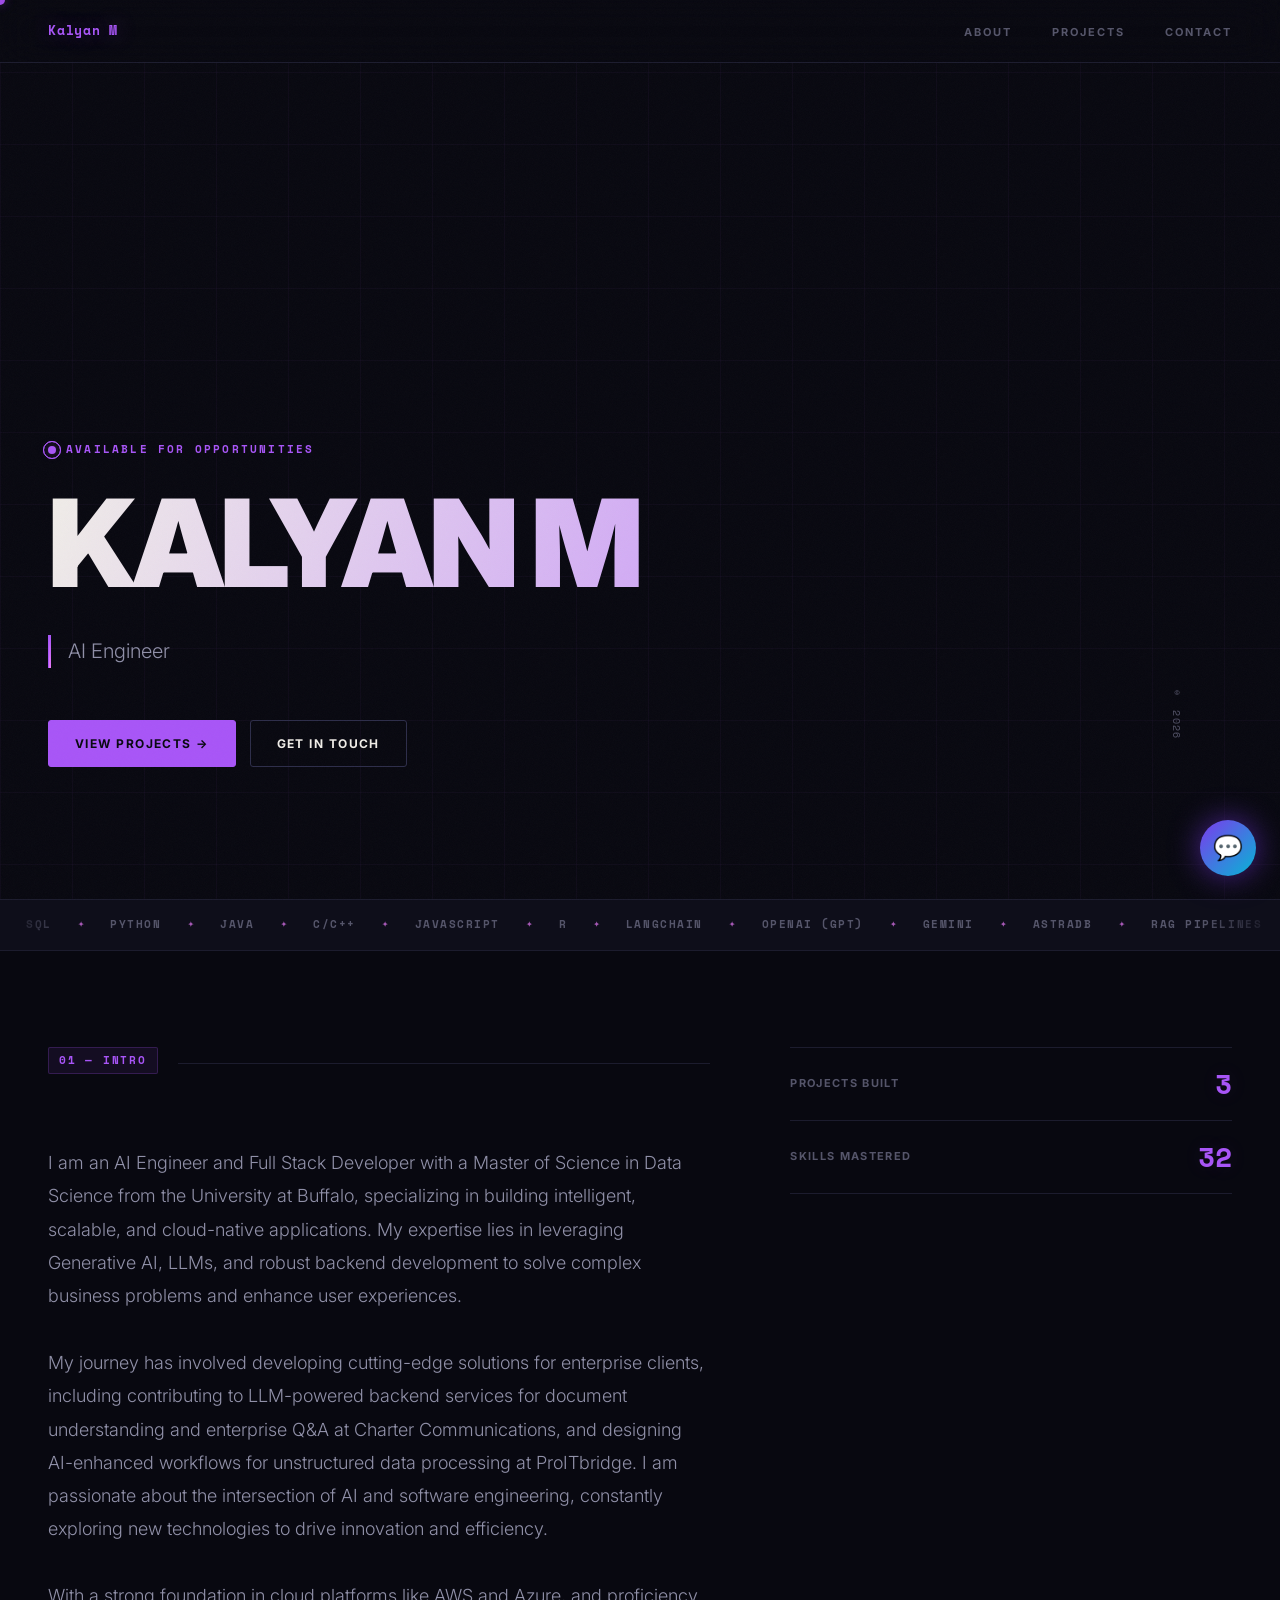
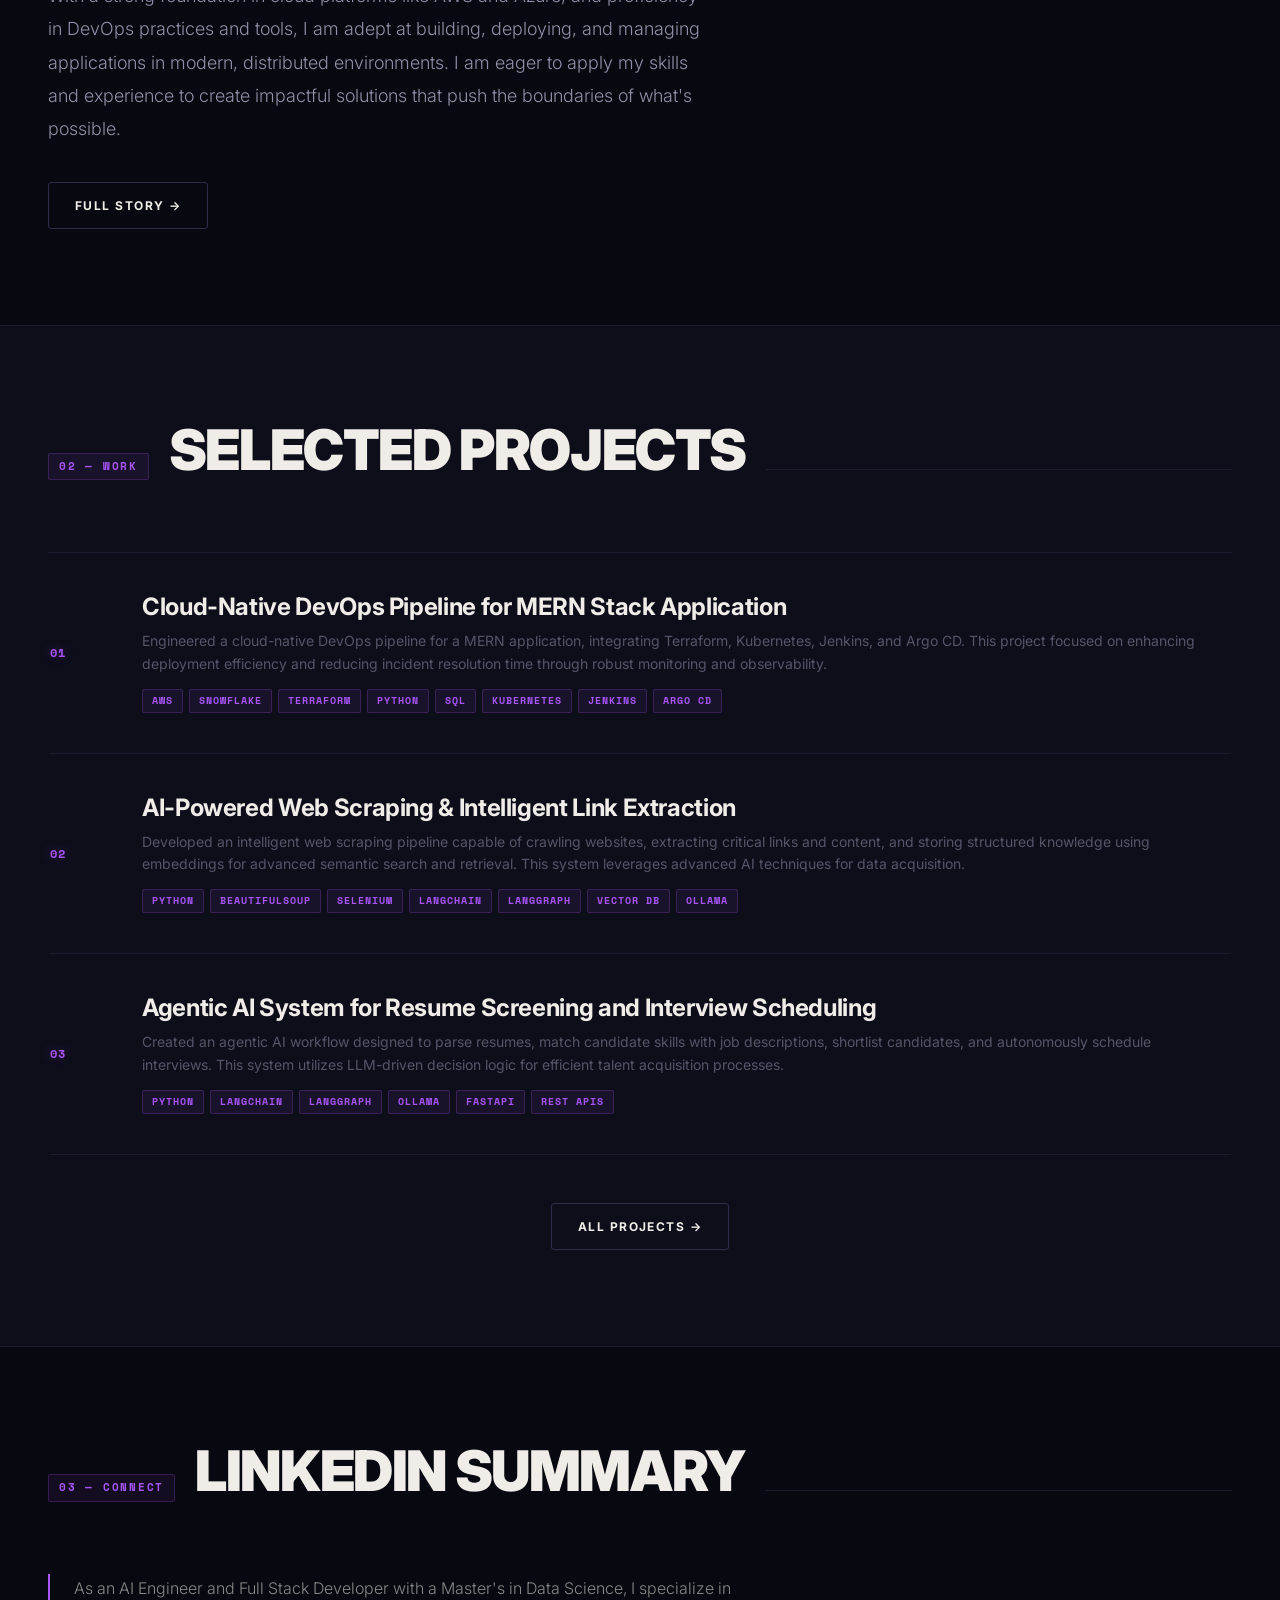
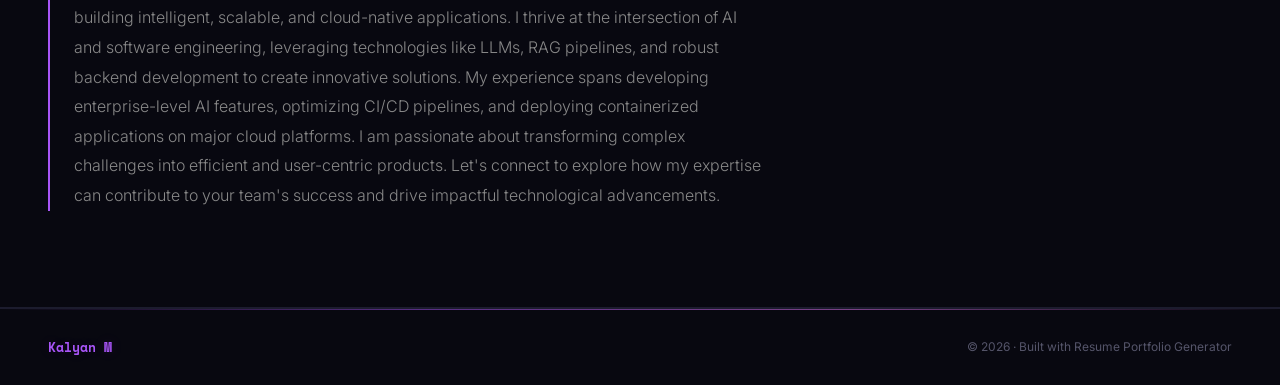
<file: index.html>
<!DOCTYPE html>
<html lang="en">
<head>
  <meta charset="UTF-8">
  <meta name="viewport" content="width=device-width, initial-scale=1.0">
  <title>Kalyan M — Portfolio</title>
  <meta name="description" content="AI Engineer | Full Stack Developer | Cloud & DevOps">
  <link rel="preconnect" href="https://fonts.googleapis.com">
  <link href="https://fonts.googleapis.com/css2?family=Inter:ital,wght@0,300;0,400;0,700;0,900;1,300&family=Space+Mono:wght@400;700&display=swap" rel="stylesheet">
  <link rel="stylesheet" href="assets/style.css">
</head>
<body>

<div id="cursor"></div>

<nav class="site-nav">
  <a href="index.html" class="nav-logo">Kalyan M</a>
  <ul class="nav-links">
    <li><a href="about.html">About</a></li>
    <li><a href="projects.html">Projects</a></li>
    <li><a href="contact.html">Contact</a></li>
  </ul>
</nav>

<!-- ── Hero ─────────────────────────────────── -->
<section class="hero">
  <div class="hero-grid"></div>
  <div class="hero-enter">
    <p class="hero-eyebrow"><span class="hero-dot"></span>Available for opportunities</p>
    <h1 class="hero-name">Kalyan M</h1>
    <p class="hero-tagline">AI Engineer | Full Stack Developer | Cloud & DevOps</p>
    <div class="hero-actions">
      <a href="projects.html" class="btn btn-primary">View Projects →</a>
      <a href="contact.html" class="btn btn-ghost">Get in Touch</a>
    </div>
  </div>
  <span class="hero-corner">© 2026</span>
</section>

<!-- ── Skills marquee ───────────────────────── -->
<div class="marquee-wrap">
  <div class="marquee-track"><span class="marquee-item">SQL</span><span class="marquee-sep">✦</span><span class="marquee-item">Python</span><span class="marquee-sep">✦</span><span class="marquee-item">Java</span><span class="marquee-sep">✦</span><span class="marquee-item">C/C++</span><span class="marquee-sep">✦</span><span class="marquee-item">JavaScript</span><span class="marquee-sep">✦</span><span class="marquee-item">R</span><span class="marquee-sep">✦</span><span class="marquee-item">LangChain</span><span class="marquee-sep">✦</span><span class="marquee-item">OpenAI (GPT)</span><span class="marquee-sep">✦</span><span class="marquee-item">Gemini</span><span class="marquee-sep">✦</span><span class="marquee-item">AstraDB</span><span class="marquee-sep">✦</span><span class="marquee-item">RAG Pipelines</span><span class="marquee-sep">✦</span><span class="marquee-item">Prompt Engineering</span><span class="marquee-sep">✦</span><span class="marquee-item">Reactjs</span><span class="marquee-sep">✦</span><span class="marquee-item">Figma</span><span class="marquee-sep">✦</span><span class="marquee-item">Flask</span><span class="marquee-sep">✦</span><span class="marquee-item">Azure DevOps</span><span class="marquee-sep">✦</span><span class="marquee-item">REST APIs</span><span class="marquee-sep">✦</span><span class="marquee-item">MongoDB</span><span class="marquee-sep">✦</span><span class="marquee-item">PostgreSQL</span><span class="marquee-sep">✦</span><span class="marquee-item">MySQL</span><span class="marquee-sep">✦</span><span class="marquee-item">ADLS Gen2</span><span class="marquee-sep">✦</span><span class="marquee-item">Azure Databricks</span><span class="marquee-sep">✦</span><span class="marquee-item">RabbitMQ</span><span class="marquee-sep">✦</span><span class="marquee-item">GridFS</span><span class="marquee-sep">✦</span><span class="marquee-item">AWS</span><span class="marquee-sep">✦</span><span class="marquee-item">Azure</span><span class="marquee-sep">✦</span><span class="marquee-item">Docker</span><span class="marquee-sep">✦</span><span class="marquee-item">Kubernetes</span><span class="marquee-sep">✦</span><span class="marquee-item">Terraform</span><span class="marquee-sep">✦</span><span class="marquee-item">Jenkins</span><span class="marquee-sep">✦</span><span class="marquee-item">GitHub Actions</span><span class="marquee-sep">✦</span><span class="marquee-item">Argo CD</span><span class="marquee-sep">✦</span><span class="marquee-item">Gitlab</span><span class="marquee-sep">✦</span><span class="marquee-item">SQL</span><span class="marquee-sep">✦</span><span class="marquee-item">Python</span><span class="marquee-sep">✦</span><span class="marquee-item">Java</span><span class="marquee-sep">✦</span><span class="marquee-item">C/C++</span><span class="marquee-sep">✦</span><span class="marquee-item">JavaScript</span><span class="marquee-sep">✦</span><span class="marquee-item">R</span><span class="marquee-sep">✦</span><span class="marquee-item">LangChain</span><span class="marquee-sep">✦</span><span class="marquee-item">OpenAI (GPT)</span><span class="marquee-sep">✦</span><span class="marquee-item">Gemini</span><span class="marquee-sep">✦</span><span class="marquee-item">AstraDB</span><span class="marquee-sep">✦</span><span class="marquee-item">RAG Pipelines</span><span class="marquee-sep">✦</span><span class="marquee-item">Prompt Engineering</span><span class="marquee-sep">✦</span><span class="marquee-item">Reactjs</span><span class="marquee-sep">✦</span><span class="marquee-item">Figma</span><span class="marquee-sep">✦</span><span class="marquee-item">Flask</span><span class="marquee-sep">✦</span><span class="marquee-item">Azure DevOps</span><span class="marquee-sep">✦</span><span class="marquee-item">REST APIs</span><span class="marquee-sep">✦</span><span class="marquee-item">MongoDB</span><span class="marquee-sep">✦</span><span class="marquee-item">PostgreSQL</span><span class="marquee-sep">✦</span><span class="marquee-item">MySQL</span><span class="marquee-sep">✦</span><span class="marquee-item">ADLS Gen2</span><span class="marquee-sep">✦</span><span class="marquee-item">Azure Databricks</span><span class="marquee-sep">✦</span><span class="marquee-item">RabbitMQ</span><span class="marquee-sep">✦</span><span class="marquee-item">GridFS</span><span class="marquee-sep">✦</span><span class="marquee-item">AWS</span><span class="marquee-sep">✦</span><span class="marquee-item">Azure</span><span class="marquee-sep">✦</span><span class="marquee-item">Docker</span><span class="marquee-sep">✦</span><span class="marquee-item">Kubernetes</span><span class="marquee-sep">✦</span><span class="marquee-item">Terraform</span><span class="marquee-sep">✦</span><span class="marquee-item">Jenkins</span><span class="marquee-sep">✦</span><span class="marquee-item">GitHub Actions</span><span class="marquee-sep">✦</span><span class="marquee-item">Argo CD</span><span class="marquee-sep">✦</span><span class="marquee-item">Gitlab</span><span class="marquee-sep">✦</span></div>
</div>

<!-- ── Intro + stats ────────────────────────── -->
<section class="section">
  <div class="about-grid">
    <div>
      <div class="section-header reveal">
        <span class="section-num">01 — INTRO</span>
        <div class="section-rule"></div>
      </div>
      <p class="about-body reveal">I am an AI Engineer and Full Stack Developer with a Master of Science in Data Science from the University at Buffalo, specializing in building intelligent, scalable, and cloud-native applications. My expertise lies in leveraging Generative AI, LLMs, and robust backend development to solve complex business problems and enhance user experiences.<br><br>My journey has involved developing cutting-edge solutions for enterprise clients, including contributing to LLM-powered backend services for document understanding and enterprise Q&A at Charter Communications, and designing AI-enhanced workflows for unstructured data processing at ProITbridge. I am passionate about the intersection of AI and software engineering, constantly exploring new technologies to drive innovation and efficiency.<br><br>With a strong foundation in cloud platforms like AWS and Azure, and proficiency in DevOps practices and tools, I am adept at building, deploying, and managing applications in modern, distributed environments. I am eager to apply my skills and experience to create impactful solutions that push the boundaries of what's possible.</p>
      <a href="about.html" class="btn btn-ghost reveal" style="margin-top:36px;display:inline-flex;">Full Story →</a>
    </div>
    <div class="stat-list reveal">
      <div class="stat-row">
        <span class="stat-label">Projects Built</span>
        <span class="stat-value">3</span>
      </div>
      <div class="stat-row">
        <span class="stat-label">Skills Mastered</span>
        <span class="stat-value">33</span>
      </div>
    </div>
  </div>
</section>

<!-- ── Featured projects ─────────────────────── -->
<section class="section section-alt">
  <div class="section-header reveal">
    <span class="section-num">02 — WORK</span>
    <h2 class="section-title">Selected Projects</h2>
    <div class="section-rule"></div>
  </div>
  <div class="project-list">
    
        <div class="project-item reveal">
          <span class="project-num">01</span>
          <div class="project-info">
            <h3 class="project-title">Cloud-Native DevOps Pipeline for MERN Stack Application</h3>
            <p class="project-desc">Engineered a cloud-native DevOps pipeline for a MERN application, integrating Terraform, Kubernetes, Jenkins, and Argo CD. This project focused on enhancing deployment efficiency and reducing incident resolution time through robust monitoring and observability.</p>
            <div class="tech-list"><span class="tech-tag">AWS</span><span class="tech-tag">Snowflake</span><span class="tech-tag">Terraform</span><span class="tech-tag">Python</span><span class="tech-tag">SQL</span><span class="tech-tag">Kubernetes</span><span class="tech-tag">Jenkins</span><span class="tech-tag">Argo CD</span></div>
          </div>
          <span></span>
        </div>

        <div class="project-item reveal">
          <span class="project-num">02</span>
          <div class="project-info">
            <h3 class="project-title">AI-Powered Web Scraping & Intelligent Link Extraction</h3>
            <p class="project-desc">Developed an intelligent web scraping pipeline capable of crawling websites, extracting critical links and content, and storing structured knowledge using embeddings for advanced semantic search and retrieval. This system leverages advanced AI techniques for data acquisition.</p>
            <div class="tech-list"><span class="tech-tag">Python</span><span class="tech-tag">BeautifulSoup</span><span class="tech-tag">Selenium</span><span class="tech-tag">LangChain</span><span class="tech-tag">LangGraph</span><span class="tech-tag">Vector DB</span><span class="tech-tag">Ollama</span></div>
          </div>
          <span></span>
        </div>

        <div class="project-item reveal">
          <span class="project-num">03</span>
          <div class="project-info">
            <h3 class="project-title">Agentic AI System for Resume Screening and Interview Scheduling</h3>
            <p class="project-desc">Created an agentic AI workflow designed to parse resumes, match candidate skills with job descriptions, shortlist candidates, and autonomously schedule interviews. This system utilizes LLM-driven decision logic for efficient talent acquisition processes.</p>
            <div class="tech-list"><span class="tech-tag">Python</span><span class="tech-tag">LangChain</span><span class="tech-tag">LangGraph</span><span class="tech-tag">Ollama</span><span class="tech-tag">FastAPI</span><span class="tech-tag">REST APIs</span></div>
          </div>
          <span></span>
        </div>
  </div>
  <div style="margin-top:48px;text-align:center;" class="reveal">
    <a href="projects.html" class="btn btn-ghost">All Projects →</a>
  </div>
</section>

<!-- ── LinkedIn ───────────────────────────────── -->
<section class="section">
  <div class="section-header reveal">
    <span class="section-num">03 — CONNECT</span>
    <h2 class="section-title">LinkedIn Summary</h2>
    <div class="section-rule"></div>
  </div>
  <div class="reveal" style="max-width:720px;font-size:16px;font-weight:300;line-height:1.85;color:#888;border-left:2px solid var(--accent);padding-left:24px;">
    As an AI Engineer and Full Stack Developer with a Master's in Data Science, I specialize in building intelligent, scalable, and cloud-native applications. I thrive at the intersection of AI and software engineering, leveraging technologies like LLMs, RAG pipelines, and robust backend development to create innovative solutions. My experience spans developing enterprise-level AI features, optimizing CI/CD pipelines, and deploying containerized applications on major cloud platforms.

I am passionate about transforming complex challenges into efficient and user-centric products. Let's connect to explore how my expertise can contribute to your team's success and drive impactful technological advancements.
  </div>
</section>

<footer>
  <span class="footer-name">Kalyan M</span>
  <span class="footer-copy">© 2026 · Built with Resume Portfolio Generator</span>
</footer>

<script src="assets/script.js"></script>
<script>
window.GEMINI_KEY = "AIzaSyDvXLYUkBC_azEj-3mGD4zgvHCfI0la13k";
window.PORTFOLIO_DATA = {"name": "Kalyan M", "tagline": "AI Engineer | Full Stack Developer | Cloud & DevOps", "about": "I am an AI Engineer and Full Stack Developer with a Master of Science in Data Science from the University at Buffalo, specializing in building intelligent, scalable, and cloud-native applications. My expertise lies in leveraging Generative AI, LLMs, and robust backend development to solve complex business problems and enhance user experiences.\n\nMy journey has involved developing cutting-edge solutions for enterprise clients, including contributing to LLM-powered backend services for document understanding and enterprise Q&A at Charter Communications, and designing AI-enhanced workflows for unstructured data processing at ProITbridge. I am passionate about the intersection of AI and software engineering, constantly exploring new technologies to drive innovation and efficiency.\n\nWith a strong foundation in cloud platforms like AWS and Azure, and proficiency in DevOps practices and tools, I am adept at building, deploying, and managing applications in modern, distributed environments. I am eager to apply my skills and experience to create impactful solutions that push the boundaries of what's possible.", "skills": ["SQL", "Python", "Java", "C/C++", "JavaScript", "R", "LangChain", "OpenAI (GPT)", "Gemini", "AstraDB", "RAG Pipelines", "Prompt Engineering", "Reactjs", "Figma", "Flask", "Azure DevOps", "REST APIs", "MongoDB", "PostgreSQL", "MySQL", "ADLS Gen2", "Azure Databricks", "RabbitMQ", "GridFS", "AWS", "Azure", "Docker", "Kubernetes", "Terraform", "Jenkins", "GitHub Actions", "Argo CD", "Gitlab"], "projects": [{"title": "Cloud-Native DevOps Pipeline for MERN Stack Application", "description": "Engineered a cloud-native DevOps pipeline for a MERN application, integrating Terraform, Kubernetes, Jenkins, and Argo CD. This project focused on enhancing deployment efficiency and reducing incident resolution time through robust monitoring and observability.", "tech": ["AWS", "Snowflake", "Terraform", "Python", "SQL", "Kubernetes", "Jenkins", "Argo CD"], "url": ""}, {"title": "AI-Powered Web Scraping & Intelligent Link Extraction", "description": "Developed an intelligent web scraping pipeline capable of crawling websites, extracting critical links and content, and storing structured knowledge using embeddings for advanced semantic search and retrieval. This system leverages advanced AI techniques for data acquisition.", "tech": ["Python", "BeautifulSoup", "Selenium", "LangChain", "LangGraph", "Vector DB", "Ollama"], "url": ""}, {"title": "Agentic AI System for Resume Screening and Interview Scheduling", "description": "Created an agentic AI workflow designed to parse resumes, match candidate skills with job descriptions, shortlist candidates, and autonomously schedule interviews. This system utilizes LLM-driven decision logic for efficient talent acquisition processes.", "tech": ["Python", "LangChain", "LangGraph", "Ollama", "FastAPI", "REST APIs"], "url": ""}], "experience": [{"company": "Charter Communications", "role": "AI Engineer & Full Stack Developer", "dates": "April 2025 – Present", "bullets": ["Contributed to Spectrum GPT by building LLM-powered backend services using OpenAI, LangChain, and RAG pipelines, enabling advanced document understanding and enterprise Q&A capabilities.", "Developed and enhanced Java and Python microservices, significantly improving CI/CD pipelines, monitoring, and deployment strategies through Jenkins, GitHub Actions, and cloud-native practices."]}, {"company": "ProITbridge", "role": "Software Engineer Intern", "dates": "June 2024 – Dec 2024", "bullets": ["Designed and implemented AI-enhanced backend workflows using Python, LLMs, and vector search to process unstructured data, leading to improved analytics and searchability.", "Built scalable backend services utilizing Flask, MongoDB, and RabbitMQ, and deployed containerized applications efficiently using Docker and Kubernetes."]}, {"company": "Cognizant Technology Solutions", "role": "Full Stack Software Engineer", "dates": "Aug 2021 – Aug 2023", "bullets": ["Developed full-stack applications with React, Spring Boot, PostgreSQL, and RabbitMQ, resulting in enhanced performance, reliability, and system scalability.", "Implemented secure OAuth2 APIs and streamlined deployments using Docker, Kubernetes, Grafana, and Prometheus, leading to improved test coverage and deployment efficiency."]}, {"company": "Cognizant Technology Solutions", "role": "Software Engineer Intern", "dates": "March 2021 – Jun 2021", "bullets": ["Developed responsive frontend features using Angular, React, JavaScript, and TypeScript, improving UI performance and reducing load times.", "Supported CI/CD pipelines and containerized deployments using Docker, which streamlined development workflows and increased deployment speed."]}], "readme_md": "# Kalyan M\n\n## About Me\n\nI am an AI Engineer and Full Stack Developer with a Master of Science in Data Science from the University at Buffalo, specializing in building intelligent, scalable, and cloud-native applications. My expertise lies in leveraging Generative AI, LLMs, and robust backend development to solve complex business problems and enhance user experiences.\n\nMy journey has involved developing cutting-edge solutions for enterprise clients, including contributing to LLM-powered backend services for document understanding and enterprise Q&A at Charter Communications, and designing AI-enhanced workflows for unstructured data processing at ProITbridge. I am passionate about the intersection of AI and software engineering, constantly exploring new technologies to drive innovation and efficiency.\n\nWith a strong foundation in cloud platforms like AWS and Azure, and proficiency in DevOps practices and tools, I am adept at building, deploying, and managing applications in modern, distributed environments. I am eager to apply my skills and experience to create impactful solutions that push the boundaries of what's possible.\n\n## Skills\n\n*   **Programming Languages:** SQL, Python, Java, C/C++, JavaScript, R\n*   **AI & GenAI:** LangChain, OpenAI (GPT), Gemini, AstraDB (Vector DB), RAG Pipelines, Prompt Engineering\n*   **Tools & Frameworks:** Reactjs, Figma, Flask, Azure DevOps, REST APIs\n*   **Databases & Messaging:** MongoDB, PostgreSQL, MySQL, ADLS Gen2, Azure Databricks, RabbitMQ, GridFS\n*   **Cloud & DevOps:** AWS, Azure, Docker, Kubernetes, Terraform, Jenkins, GitHub Actions, Argo CD, Gitlab\n*   **Certifications:** AWS Developer Associate, Azure Data Engineer Associate\n\n## Projects\n\n### Cloud-Native DevOps Pipeline for MERN Stack Application\n\nEngineered a cloud-native DevOps pipeline for a MERN application, integrating Terraform, Kubernetes, Jenkins, and Argo CD. This project focused on enhancing deployment efficiency and reducing incident resolution time through robust monitoring and observability.\n\n*   **Technologies:** AWS, Snowflake, Terraform, Python, SQL, Kubernetes, Jenkins, Argo CD\n\n### AI-Powered Web Scraping & Intelligent Link Extraction\n\nDeveloped an intelligent web scraping pipeline capable of crawling websites, extracting critical links and content, and storing structured knowledge using embeddings for advanced semantic search and retrieval. This system leverages advanced AI techniques for data acquisition.\n\n*   **Technologies:** Python, BeautifulSoup, Selenium, LangChain, LangGraph, Vector DB, Ollama\n\n### Agentic AI System for Resume Screening and Interview Scheduling\n\nCreated an agentic AI workflow designed to parse resumes, match candidate skills with job descriptions, shortlist candidates, and autonomously schedule interviews. This system utilizes LLM-driven decision logic for efficient talent acquisition processes.\n\n*   **Technologies:** Python, LangChain, LangGraph, Ollama, FastAPI, REST APIs\n\n## Experience\n\n### AI Engineer & Full Stack Developer | Charter Communications | April 2025 – Present\n\n*   Contributed to Spectrum GPT by building LLM-powered backend services using OpenAI, LangChain, and RAG pipelines, enabling advanced document understanding and enterprise Q&A capabilities.\n*   Developed and enhanced Java and Python microservices, significantly improving CI/CD pipelines, monitoring, and deployment strategies through Jenkins, GitHub Actions, and cloud-native practices.\n\n### Software Engineer Intern | ProITbridge | June 2024 – Dec 2024\n\n*   Designed and implemented AI-enhanced backend workflows using Python, LLMs, and vector search to process unstructured data, leading to improved analytics and searchability.\n*   Built scalable backend services utilizing Flask, MongoDB, and RabbitMQ, and deployed containerized applications efficiently using Docker and Kubernetes.\n\n### Full Stack Software Engineer | Cognizant Technology Solutions | Aug 2021 – Aug 2023\n\n*   Developed full-stack applications with React, Spring Boot, PostgreSQL, and RabbitMQ, resulting in enhanced performance, reliability, and system scalability.\n*   Implemented secure OAuth2 APIs and streamlined deployments using Docker, Kubernetes, Grafana, and Prometheus, leading to improved test coverage and deployment efficiency.\n\n### Software Engineer Intern | Cognizant Technology Solutions | March 2021 – Jun 2021\n\n*   Developed responsive frontend features using Angular, React, JavaScript, and TypeScript, improving UI performance and reducing load times.\n*   Supported CI/CD pipelines and containerized deployments using Docker, which streamlined development workflows and increased deployment speed.\n\n## Contact\n\n*   **Email:** kmomidi21@gmail.com\n*   **LinkedIn:** [Your LinkedIn Profile URL Here]\n", "linkedin_summary": "As an AI Engineer and Full Stack Developer with a Master's in Data Science, I specialize in building intelligent, scalable, and cloud-native applications. I thrive at the intersection of AI and software engineering, leveraging technologies like LLMs, RAG pipelines, and robust backend development to create innovative solutions. My experience spans developing enterprise-level AI features, optimizing CI/CD pipelines, and deploying containerized applications on major cloud platforms.\n\nI am passionate about transforming complex challenges into efficient and user-centric products. Let's connect to explore how my expertise can contribute to your team's success and drive impactful technological advancements.", "email": "kmomidi21@gmail.com"};
</script>
<script src="assets/chatbot.js"></script>
</body>
</html>
</file>
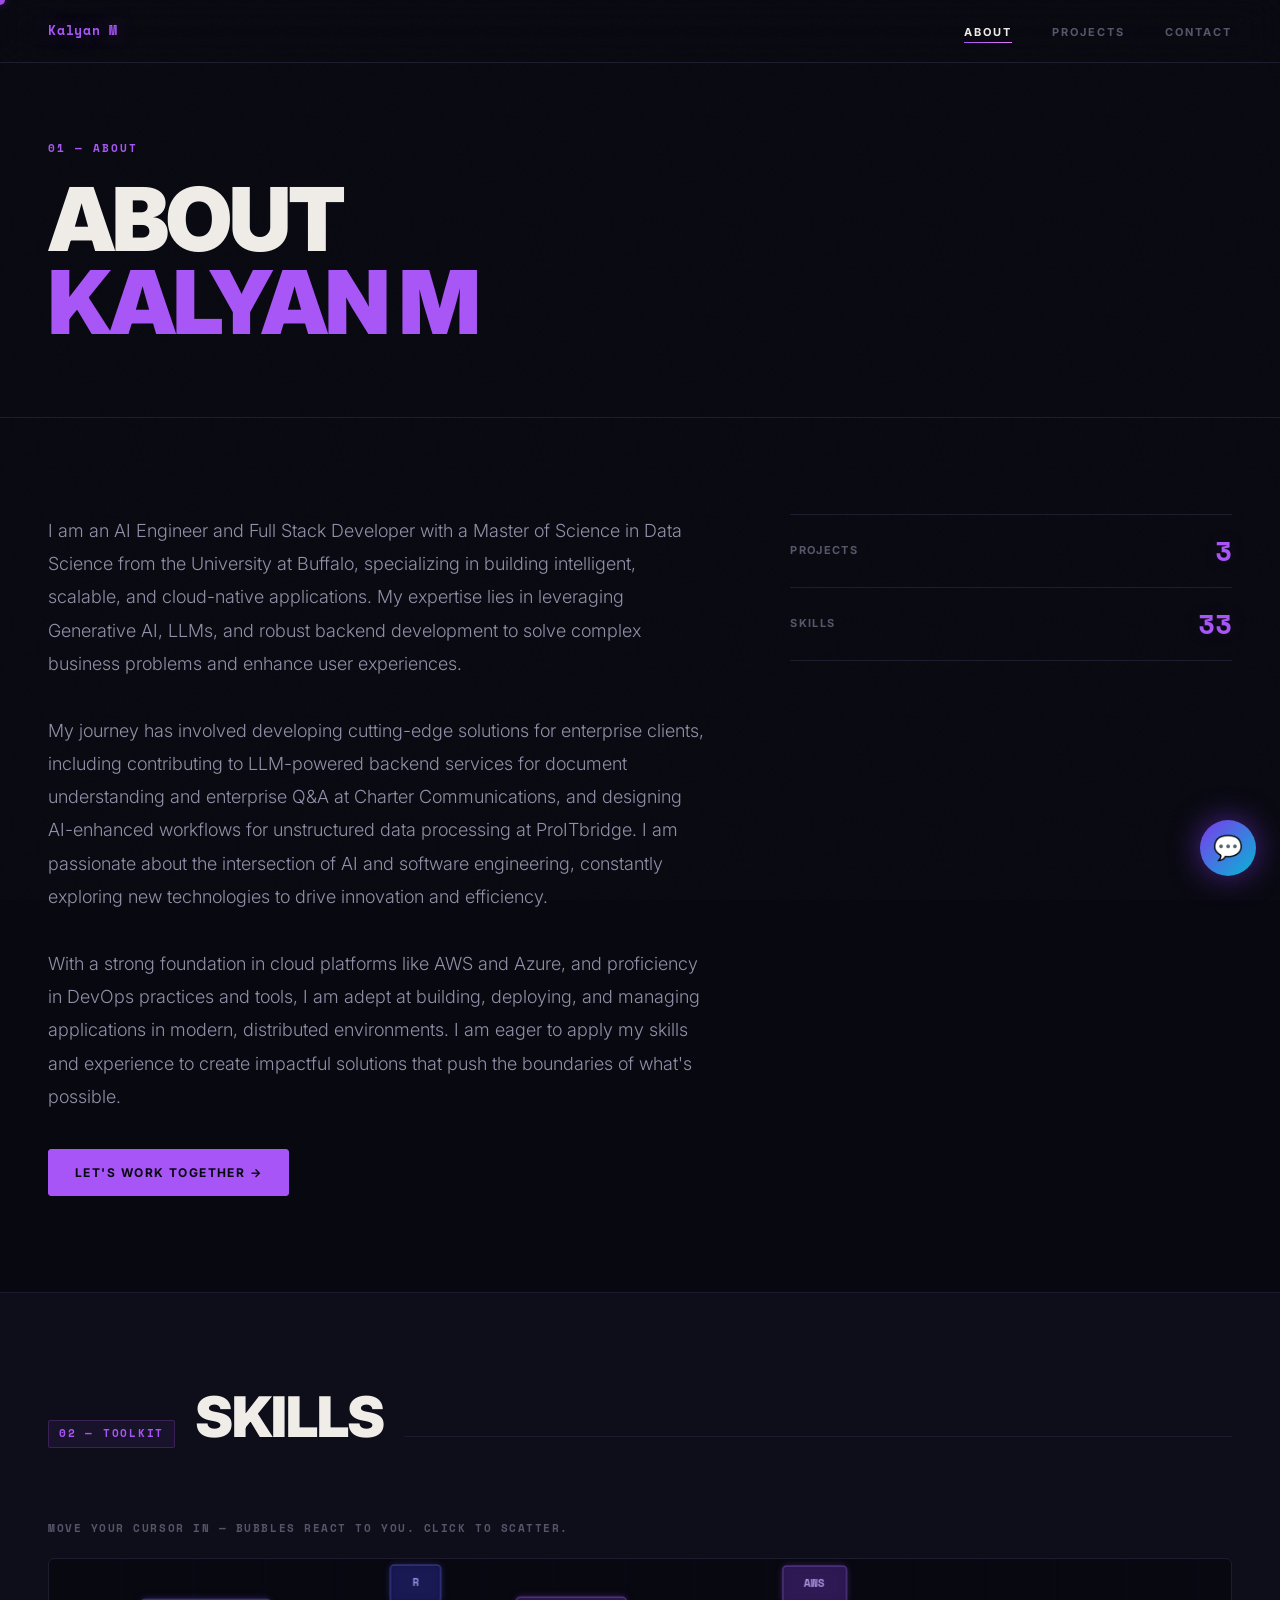
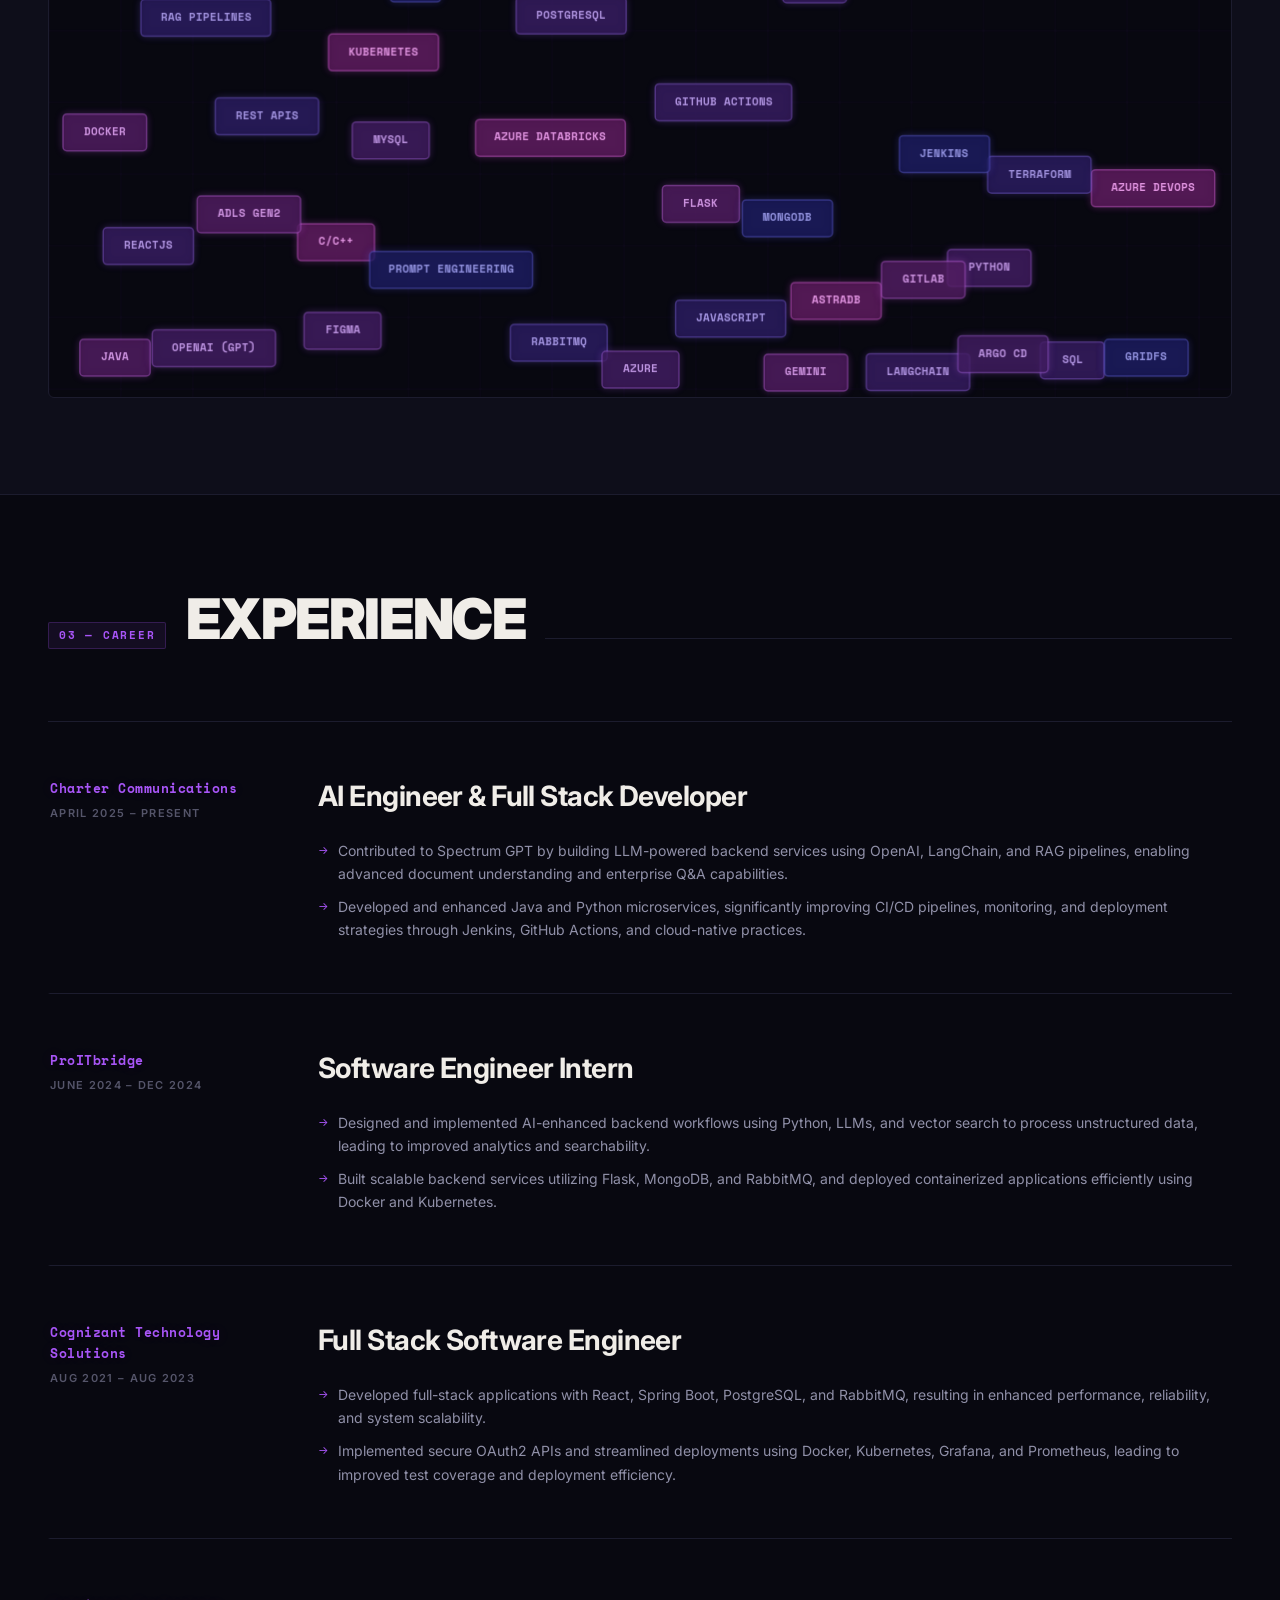
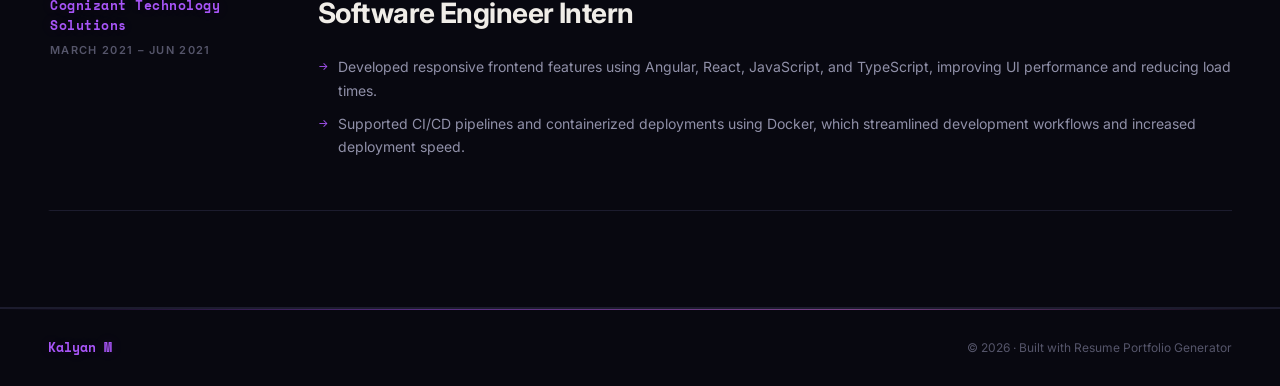
<file: about.html>
<!DOCTYPE html>
<html lang="en">
<head>
  <meta charset="UTF-8">
  <meta name="viewport" content="width=device-width, initial-scale=1.0">
  <title>About — Kalyan M</title>
  <link rel="preconnect" href="https://fonts.googleapis.com">
  <link href="https://fonts.googleapis.com/css2?family=Inter:ital,wght@0,300;0,400;0,700;0,900;1,300&family=Space+Mono:wght@400;700&display=swap" rel="stylesheet">
  <link rel="stylesheet" href="assets/style.css">
</head>
<body>

<div id="cursor"></div>

<nav class="site-nav">
  <a href="index.html" class="nav-logo">Kalyan M</a>
  <ul class="nav-links">
    <li><a href="about.html">About</a></li>
    <li><a href="projects.html">Projects</a></li>
    <li><a href="contact.html">Contact</a></li>
  </ul>
</nav>

<!-- ── Page hero ────────────────────────────── -->
<div style="padding:140px 48px 72px; border-bottom:1px solid var(--border);">
  <div class="hero-enter">
    <p style="font-family:var(--mono);font-size:11px;font-weight:700;letter-spacing:.18em;text-transform:uppercase;color:var(--accent);margin-bottom:20px;">01 — ABOUT</p>
    <h1 style="font-size:clamp(40px,7vw,88px);font-weight:900;letter-spacing:-.035em;text-transform:uppercase;line-height:.95;">
      About<br><em style="font-style:normal;color:var(--accent);">Kalyan M</em>
    </h1>
  </div>
</div>

<!-- ── About + stats ────────────────────────── -->
<section class="section">
  <div class="about-grid">
    <div>
      <p class="about-body reveal">I am an AI Engineer and Full Stack Developer with a Master of Science in Data Science from the University at Buffalo, specializing in building intelligent, scalable, and cloud-native applications. My expertise lies in leveraging Generative AI, LLMs, and robust backend development to solve complex business problems and enhance user experiences.<br><br>My journey has involved developing cutting-edge solutions for enterprise clients, including contributing to LLM-powered backend services for document understanding and enterprise Q&A at Charter Communications, and designing AI-enhanced workflows for unstructured data processing at ProITbridge. I am passionate about the intersection of AI and software engineering, constantly exploring new technologies to drive innovation and efficiency.<br><br>With a strong foundation in cloud platforms like AWS and Azure, and proficiency in DevOps practices and tools, I am adept at building, deploying, and managing applications in modern, distributed environments. I am eager to apply my skills and experience to create impactful solutions that push the boundaries of what's possible.</p>
      <div style="margin-top:36px;" class="reveal">
        <a href="contact.html" class="btn btn-primary">Let's Work Together →</a>
      </div>
    </div>
    <div class="stat-list reveal">
      <div class="stat-row">
        <span class="stat-label">Projects</span>
        <span class="stat-value">3</span>
      </div>
      <div class="stat-row">
        <span class="stat-label">Skills</span>
        <span class="stat-value">33</span>
      </div>
    </div>
  </div>
</section>

<!-- ── Skills — interactive physics canvas ──── -->
<section class="section section-alt">
  <div class="section-header reveal">
    <span class="section-num">02 — TOOLKIT</span>
    <h2 class="section-title">Skills</h2>
    <div class="section-rule"></div>
  </div>
  <p class="skills-hint reveal">Move your cursor in — bubbles react to you. Click to scatter.</p>
  <div class="skills-canvas-wrap reveal">
    <canvas id="skills-canvas"></canvas>
    <div id="skills-data" style="display:none"><span class="badge">SQL</span><span class="badge">Python</span><span class="badge">Java</span><span class="badge">C/C++</span><span class="badge">JavaScript</span><span class="badge">R</span><span class="badge">LangChain</span><span class="badge">OpenAI (GPT)</span><span class="badge">Gemini</span><span class="badge">AstraDB</span><span class="badge">RAG Pipelines</span><span class="badge">Prompt Engineering</span><span class="badge">Reactjs</span><span class="badge">Figma</span><span class="badge">Flask</span><span class="badge">Azure DevOps</span><span class="badge">REST APIs</span><span class="badge">MongoDB</span><span class="badge">PostgreSQL</span><span class="badge">MySQL</span><span class="badge">ADLS Gen2</span><span class="badge">Azure Databricks</span><span class="badge">RabbitMQ</span><span class="badge">GridFS</span><span class="badge">AWS</span><span class="badge">Azure</span><span class="badge">Docker</span><span class="badge">Kubernetes</span><span class="badge">Terraform</span><span class="badge">Jenkins</span><span class="badge">GitHub Actions</span><span class="badge">Argo CD</span><span class="badge">Gitlab</span></div>
  </div>
</section>

<!-- ── Experience ───────────────────────────── -->
<section class="section">
  <div class="section-header reveal">
    <span class="section-num">03 — CAREER</span>
    <h2 class="section-title">Experience</h2>
    <div class="section-rule"></div>
  </div>
  <div class="exp-list">
    
        <div class="experience-item reveal">
          <div class="exp-meta">
            <p class="exp-company">Charter Communications</p>
            <p class="exp-dates">April 2025 – Present</p>
          </div>
          <div>
            <h3 class="exp-role">AI Engineer & Full Stack Developer</h3>
            <ul class="exp-bullets"><li>Contributed to Spectrum GPT by building LLM-powered backend services using OpenAI, LangChain, and RAG pipelines, enabling advanced document understanding and enterprise Q&A capabilities.</li><li>Developed and enhanced Java and Python microservices, significantly improving CI/CD pipelines, monitoring, and deployment strategies through Jenkins, GitHub Actions, and cloud-native practices.</li></ul>
          </div>
        </div>

        <div class="experience-item reveal">
          <div class="exp-meta">
            <p class="exp-company">ProITbridge</p>
            <p class="exp-dates">June 2024 – Dec 2024</p>
          </div>
          <div>
            <h3 class="exp-role">Software Engineer Intern</h3>
            <ul class="exp-bullets"><li>Designed and implemented AI-enhanced backend workflows using Python, LLMs, and vector search to process unstructured data, leading to improved analytics and searchability.</li><li>Built scalable backend services utilizing Flask, MongoDB, and RabbitMQ, and deployed containerized applications efficiently using Docker and Kubernetes.</li></ul>
          </div>
        </div>

        <div class="experience-item reveal">
          <div class="exp-meta">
            <p class="exp-company">Cognizant Technology Solutions</p>
            <p class="exp-dates">Aug 2021 – Aug 2023</p>
          </div>
          <div>
            <h3 class="exp-role">Full Stack Software Engineer</h3>
            <ul class="exp-bullets"><li>Developed full-stack applications with React, Spring Boot, PostgreSQL, and RabbitMQ, resulting in enhanced performance, reliability, and system scalability.</li><li>Implemented secure OAuth2 APIs and streamlined deployments using Docker, Kubernetes, Grafana, and Prometheus, leading to improved test coverage and deployment efficiency.</li></ul>
          </div>
        </div>

        <div class="experience-item reveal">
          <div class="exp-meta">
            <p class="exp-company">Cognizant Technology Solutions</p>
            <p class="exp-dates">March 2021 – Jun 2021</p>
          </div>
          <div>
            <h3 class="exp-role">Software Engineer Intern</h3>
            <ul class="exp-bullets"><li>Developed responsive frontend features using Angular, React, JavaScript, and TypeScript, improving UI performance and reducing load times.</li><li>Supported CI/CD pipelines and containerized deployments using Docker, which streamlined development workflows and increased deployment speed.</li></ul>
          </div>
        </div>
  </div>
</section>

<footer>
  <span class="footer-name">Kalyan M</span>
  <span class="footer-copy">© 2026 · Built with Resume Portfolio Generator</span>
</footer>

<script src="assets/script.js"></script>
<script>
window.GEMINI_KEY = "AIzaSyDvXLYUkBC_azEj-3mGD4zgvHCfI0la13k";
window.PORTFOLIO_DATA = {"name": "Kalyan M", "tagline": "AI Engineer | Full Stack Developer | Cloud & DevOps", "about": "I am an AI Engineer and Full Stack Developer with a Master of Science in Data Science from the University at Buffalo, specializing in building intelligent, scalable, and cloud-native applications. My expertise lies in leveraging Generative AI, LLMs, and robust backend development to solve complex business problems and enhance user experiences.\n\nMy journey has involved developing cutting-edge solutions for enterprise clients, including contributing to LLM-powered backend services for document understanding and enterprise Q&A at Charter Communications, and designing AI-enhanced workflows for unstructured data processing at ProITbridge. I am passionate about the intersection of AI and software engineering, constantly exploring new technologies to drive innovation and efficiency.\n\nWith a strong foundation in cloud platforms like AWS and Azure, and proficiency in DevOps practices and tools, I am adept at building, deploying, and managing applications in modern, distributed environments. I am eager to apply my skills and experience to create impactful solutions that push the boundaries of what's possible.", "skills": ["SQL", "Python", "Java", "C/C++", "JavaScript", "R", "LangChain", "OpenAI (GPT)", "Gemini", "AstraDB", "RAG Pipelines", "Prompt Engineering", "Reactjs", "Figma", "Flask", "Azure DevOps", "REST APIs", "MongoDB", "PostgreSQL", "MySQL", "ADLS Gen2", "Azure Databricks", "RabbitMQ", "GridFS", "AWS", "Azure", "Docker", "Kubernetes", "Terraform", "Jenkins", "GitHub Actions", "Argo CD", "Gitlab"], "projects": [{"title": "Cloud-Native DevOps Pipeline for MERN Stack Application", "description": "Engineered a cloud-native DevOps pipeline for a MERN application, integrating Terraform, Kubernetes, Jenkins, and Argo CD. This project focused on enhancing deployment efficiency and reducing incident resolution time through robust monitoring and observability.", "tech": ["AWS", "Snowflake", "Terraform", "Python", "SQL", "Kubernetes", "Jenkins", "Argo CD"], "url": ""}, {"title": "AI-Powered Web Scraping & Intelligent Link Extraction", "description": "Developed an intelligent web scraping pipeline capable of crawling websites, extracting critical links and content, and storing structured knowledge using embeddings for advanced semantic search and retrieval. This system leverages advanced AI techniques for data acquisition.", "tech": ["Python", "BeautifulSoup", "Selenium", "LangChain", "LangGraph", "Vector DB", "Ollama"], "url": ""}, {"title": "Agentic AI System for Resume Screening and Interview Scheduling", "description": "Created an agentic AI workflow designed to parse resumes, match candidate skills with job descriptions, shortlist candidates, and autonomously schedule interviews. This system utilizes LLM-driven decision logic for efficient talent acquisition processes.", "tech": ["Python", "LangChain", "LangGraph", "Ollama", "FastAPI", "REST APIs"], "url": ""}], "experience": [{"company": "Charter Communications", "role": "AI Engineer & Full Stack Developer", "dates": "April 2025 – Present", "bullets": ["Contributed to Spectrum GPT by building LLM-powered backend services using OpenAI, LangChain, and RAG pipelines, enabling advanced document understanding and enterprise Q&A capabilities.", "Developed and enhanced Java and Python microservices, significantly improving CI/CD pipelines, monitoring, and deployment strategies through Jenkins, GitHub Actions, and cloud-native practices."]}, {"company": "ProITbridge", "role": "Software Engineer Intern", "dates": "June 2024 – Dec 2024", "bullets": ["Designed and implemented AI-enhanced backend workflows using Python, LLMs, and vector search to process unstructured data, leading to improved analytics and searchability.", "Built scalable backend services utilizing Flask, MongoDB, and RabbitMQ, and deployed containerized applications efficiently using Docker and Kubernetes."]}, {"company": "Cognizant Technology Solutions", "role": "Full Stack Software Engineer", "dates": "Aug 2021 – Aug 2023", "bullets": ["Developed full-stack applications with React, Spring Boot, PostgreSQL, and RabbitMQ, resulting in enhanced performance, reliability, and system scalability.", "Implemented secure OAuth2 APIs and streamlined deployments using Docker, Kubernetes, Grafana, and Prometheus, leading to improved test coverage and deployment efficiency."]}, {"company": "Cognizant Technology Solutions", "role": "Software Engineer Intern", "dates": "March 2021 – Jun 2021", "bullets": ["Developed responsive frontend features using Angular, React, JavaScript, and TypeScript, improving UI performance and reducing load times.", "Supported CI/CD pipelines and containerized deployments using Docker, which streamlined development workflows and increased deployment speed."]}], "readme_md": "# Kalyan M\n\n## About Me\n\nI am an AI Engineer and Full Stack Developer with a Master of Science in Data Science from the University at Buffalo, specializing in building intelligent, scalable, and cloud-native applications. My expertise lies in leveraging Generative AI, LLMs, and robust backend development to solve complex business problems and enhance user experiences.\n\nMy journey has involved developing cutting-edge solutions for enterprise clients, including contributing to LLM-powered backend services for document understanding and enterprise Q&A at Charter Communications, and designing AI-enhanced workflows for unstructured data processing at ProITbridge. I am passionate about the intersection of AI and software engineering, constantly exploring new technologies to drive innovation and efficiency.\n\nWith a strong foundation in cloud platforms like AWS and Azure, and proficiency in DevOps practices and tools, I am adept at building, deploying, and managing applications in modern, distributed environments. I am eager to apply my skills and experience to create impactful solutions that push the boundaries of what's possible.\n\n## Skills\n\n*   **Programming Languages:** SQL, Python, Java, C/C++, JavaScript, R\n*   **AI & GenAI:** LangChain, OpenAI (GPT), Gemini, AstraDB (Vector DB), RAG Pipelines, Prompt Engineering\n*   **Tools & Frameworks:** Reactjs, Figma, Flask, Azure DevOps, REST APIs\n*   **Databases & Messaging:** MongoDB, PostgreSQL, MySQL, ADLS Gen2, Azure Databricks, RabbitMQ, GridFS\n*   **Cloud & DevOps:** AWS, Azure, Docker, Kubernetes, Terraform, Jenkins, GitHub Actions, Argo CD, Gitlab\n*   **Certifications:** AWS Developer Associate, Azure Data Engineer Associate\n\n## Projects\n\n### Cloud-Native DevOps Pipeline for MERN Stack Application\n\nEngineered a cloud-native DevOps pipeline for a MERN application, integrating Terraform, Kubernetes, Jenkins, and Argo CD. This project focused on enhancing deployment efficiency and reducing incident resolution time through robust monitoring and observability.\n\n*   **Technologies:** AWS, Snowflake, Terraform, Python, SQL, Kubernetes, Jenkins, Argo CD\n\n### AI-Powered Web Scraping & Intelligent Link Extraction\n\nDeveloped an intelligent web scraping pipeline capable of crawling websites, extracting critical links and content, and storing structured knowledge using embeddings for advanced semantic search and retrieval. This system leverages advanced AI techniques for data acquisition.\n\n*   **Technologies:** Python, BeautifulSoup, Selenium, LangChain, LangGraph, Vector DB, Ollama\n\n### Agentic AI System for Resume Screening and Interview Scheduling\n\nCreated an agentic AI workflow designed to parse resumes, match candidate skills with job descriptions, shortlist candidates, and autonomously schedule interviews. This system utilizes LLM-driven decision logic for efficient talent acquisition processes.\n\n*   **Technologies:** Python, LangChain, LangGraph, Ollama, FastAPI, REST APIs\n\n## Experience\n\n### AI Engineer & Full Stack Developer | Charter Communications | April 2025 – Present\n\n*   Contributed to Spectrum GPT by building LLM-powered backend services using OpenAI, LangChain, and RAG pipelines, enabling advanced document understanding and enterprise Q&A capabilities.\n*   Developed and enhanced Java and Python microservices, significantly improving CI/CD pipelines, monitoring, and deployment strategies through Jenkins, GitHub Actions, and cloud-native practices.\n\n### Software Engineer Intern | ProITbridge | June 2024 – Dec 2024\n\n*   Designed and implemented AI-enhanced backend workflows using Python, LLMs, and vector search to process unstructured data, leading to improved analytics and searchability.\n*   Built scalable backend services utilizing Flask, MongoDB, and RabbitMQ, and deployed containerized applications efficiently using Docker and Kubernetes.\n\n### Full Stack Software Engineer | Cognizant Technology Solutions | Aug 2021 – Aug 2023\n\n*   Developed full-stack applications with React, Spring Boot, PostgreSQL, and RabbitMQ, resulting in enhanced performance, reliability, and system scalability.\n*   Implemented secure OAuth2 APIs and streamlined deployments using Docker, Kubernetes, Grafana, and Prometheus, leading to improved test coverage and deployment efficiency.\n\n### Software Engineer Intern | Cognizant Technology Solutions | March 2021 – Jun 2021\n\n*   Developed responsive frontend features using Angular, React, JavaScript, and TypeScript, improving UI performance and reducing load times.\n*   Supported CI/CD pipelines and containerized deployments using Docker, which streamlined development workflows and increased deployment speed.\n\n## Contact\n\n*   **Email:** kmomidi21@gmail.com\n*   **LinkedIn:** [Your LinkedIn Profile URL Here]\n", "linkedin_summary": "As an AI Engineer and Full Stack Developer with a Master's in Data Science, I specialize in building intelligent, scalable, and cloud-native applications. I thrive at the intersection of AI and software engineering, leveraging technologies like LLMs, RAG pipelines, and robust backend development to create innovative solutions. My experience spans developing enterprise-level AI features, optimizing CI/CD pipelines, and deploying containerized applications on major cloud platforms.\n\nI am passionate about transforming complex challenges into efficient and user-centric products. Let's connect to explore how my expertise can contribute to your team's success and drive impactful technological advancements.", "email": "kmomidi21@gmail.com"};
</script>
<script src="assets/chatbot.js"></script>
</body>
</html>
</file>
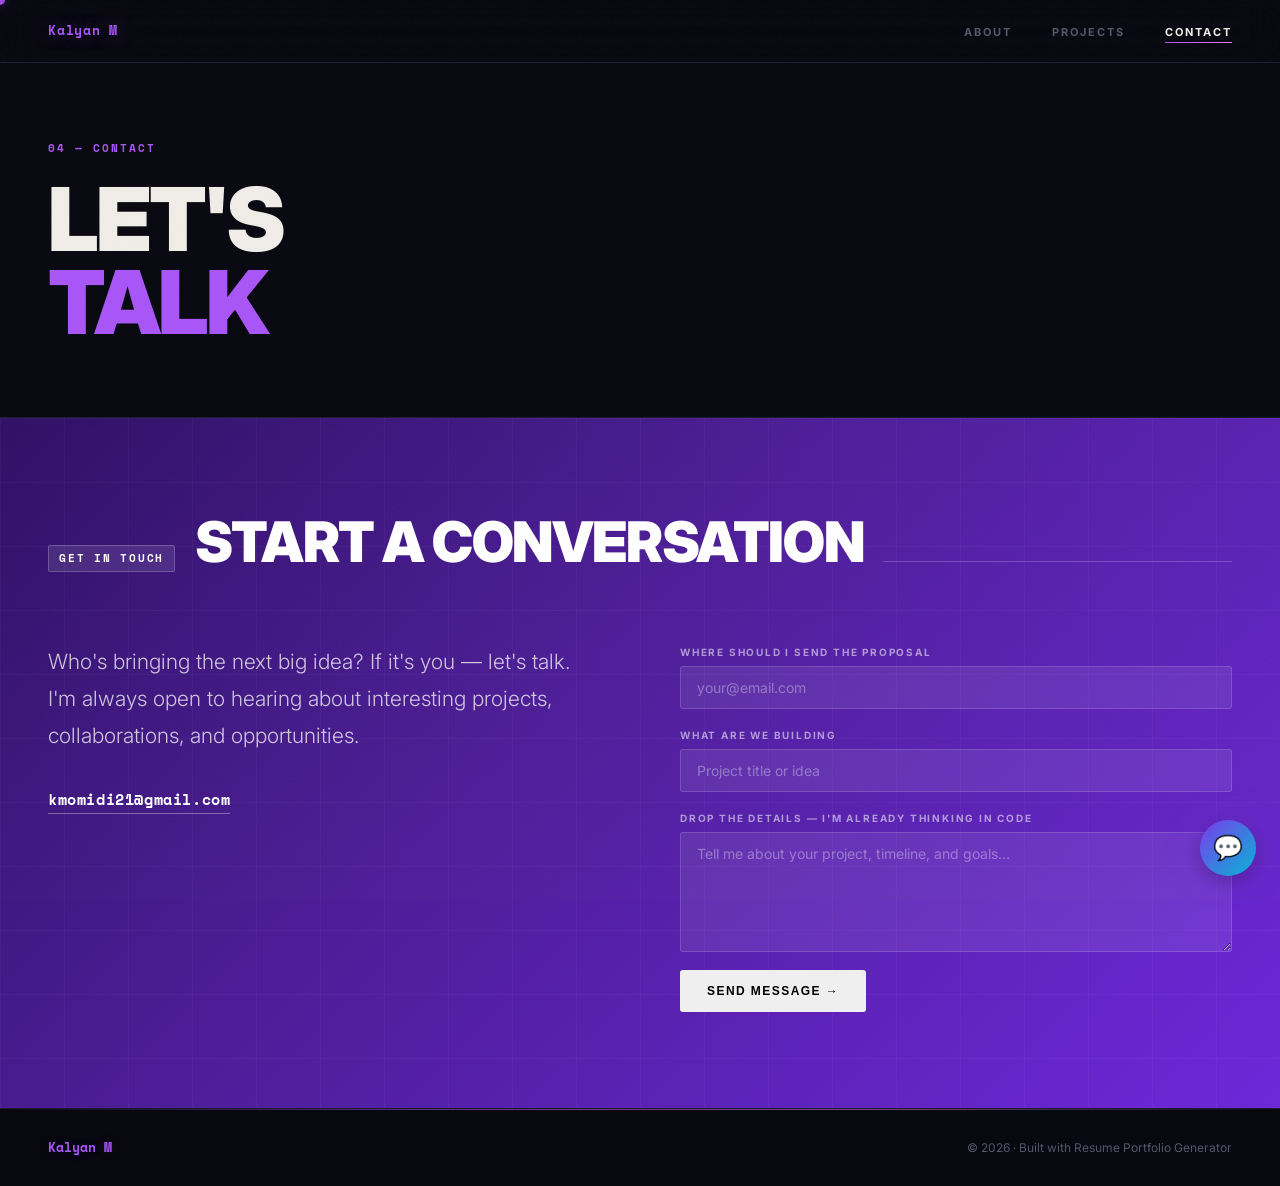
<file: contact.html>
<!DOCTYPE html>
<html lang="en">
<head>
  <meta charset="UTF-8">
  <meta name="viewport" content="width=device-width, initial-scale=1.0">
  <title>Contact — Kalyan M</title>
  <link rel="preconnect" href="https://fonts.googleapis.com">
  <link href="https://fonts.googleapis.com/css2?family=Inter:ital,wght@0,300;0,400;0,700;0,900;1,300&family=Space+Mono:wght@400;700&display=swap" rel="stylesheet">
  <link rel="stylesheet" href="assets/style.css">
</head>
<body>

<div id="cursor"></div>

<nav class="site-nav">
  <a href="index.html" class="nav-logo">Kalyan M</a>
  <ul class="nav-links">
    <li><a href="about.html">About</a></li>
    <li><a href="projects.html">Projects</a></li>
    <li><a href="contact.html">Contact</a></li>
  </ul>
</nav>

<!-- ── Page hero (dark) ────────────────────── -->
<div style="padding:140px 48px 72px; border-bottom:1px solid var(--border);">
  <div class="hero-enter">
    <p style="font-family:var(--mono);font-size:11px;font-weight:700;letter-spacing:.18em;text-transform:uppercase;color:var(--accent);margin-bottom:20px;">04 — CONTACT</p>
    <h1 style="font-size:clamp(40px,7vw,88px);font-weight:900;letter-spacing:-.035em;text-transform:uppercase;line-height:.95;">
      Let's<br><em style="font-style:normal;color:var(--accent);">Talk</em>
    </h1>
  </div>
</div>

<!-- ── Contact body (inverted yellow) ───────── -->
<section class="section contact-section">
  <div class="section-header">
    <span class="section-num">GET IN TOUCH</span>
    <h2 class="section-title">Start a Conversation</h2>
    <div class="section-rule"></div>
  </div>

  <div class="contact-grid">
    <div>
      <p class="contact-lead">
        Who's bringing the next big idea? If it's you — let's talk. I'm always open to hearing about interesting projects, collaborations, and opportunities.
      </p>
      <a href="mailto:kmomidi21@gmail.com" class="contact-email">kmomidi21@gmail.com</a>
    </div>

    <form class="form" onsubmit="return false;">
      <div class="form-row">
        <label>Where should I send the proposal</label>
        <input type="email" placeholder="your@email.com">
      </div>
      <div class="form-row">
        <label>What are we building</label>
        <input type="text" placeholder="Project title or idea">
      </div>
      <div class="form-row">
        <label>Drop the details — I'm already thinking in code</label>
        <textarea placeholder="Tell me about your project, timeline, and goals…"></textarea>
      </div>
      <button type="submit" class="btn btn-dark" style="align-self:flex-start;">Send Message →</button>
    </form>
  </div>
</section>

<footer>
  <span class="footer-name">Kalyan M</span>
  <span class="footer-copy">© 2026 · Built with Resume Portfolio Generator</span>
</footer>

<script src="assets/script.js"></script>
<script>
window.GEMINI_KEY = "AIzaSyDvXLYUkBC_azEj-3mGD4zgvHCfI0la13k";
window.PORTFOLIO_DATA = {"name": "Kalyan M", "tagline": "AI Engineer | Full Stack Developer | Cloud & DevOps", "about": "I am an AI Engineer and Full Stack Developer with a Master of Science in Data Science from the University at Buffalo, specializing in building intelligent, scalable, and cloud-native applications. My expertise lies in leveraging Generative AI, LLMs, and robust backend development to solve complex business problems and enhance user experiences.\n\nMy journey has involved developing cutting-edge solutions for enterprise clients, including contributing to LLM-powered backend services for document understanding and enterprise Q&A at Charter Communications, and designing AI-enhanced workflows for unstructured data processing at ProITbridge. I am passionate about the intersection of AI and software engineering, constantly exploring new technologies to drive innovation and efficiency.\n\nWith a strong foundation in cloud platforms like AWS and Azure, and proficiency in DevOps practices and tools, I am adept at building, deploying, and managing applications in modern, distributed environments. I am eager to apply my skills and experience to create impactful solutions that push the boundaries of what's possible.", "skills": ["SQL", "Python", "Java", "C/C++", "JavaScript", "R", "LangChain", "OpenAI (GPT)", "Gemini", "AstraDB", "RAG Pipelines", "Prompt Engineering", "Reactjs", "Figma", "Flask", "Azure DevOps", "REST APIs", "MongoDB", "PostgreSQL", "MySQL", "ADLS Gen2", "Azure Databricks", "RabbitMQ", "GridFS", "AWS", "Azure", "Docker", "Kubernetes", "Terraform", "Jenkins", "GitHub Actions", "Argo CD", "Gitlab"], "projects": [{"title": "Cloud-Native DevOps Pipeline for MERN Stack Application", "description": "Engineered a cloud-native DevOps pipeline for a MERN application, integrating Terraform, Kubernetes, Jenkins, and Argo CD. This project focused on enhancing deployment efficiency and reducing incident resolution time through robust monitoring and observability.", "tech": ["AWS", "Snowflake", "Terraform", "Python", "SQL", "Kubernetes", "Jenkins", "Argo CD"], "url": ""}, {"title": "AI-Powered Web Scraping & Intelligent Link Extraction", "description": "Developed an intelligent web scraping pipeline capable of crawling websites, extracting critical links and content, and storing structured knowledge using embeddings for advanced semantic search and retrieval. This system leverages advanced AI techniques for data acquisition.", "tech": ["Python", "BeautifulSoup", "Selenium", "LangChain", "LangGraph", "Vector DB", "Ollama"], "url": ""}, {"title": "Agentic AI System for Resume Screening and Interview Scheduling", "description": "Created an agentic AI workflow designed to parse resumes, match candidate skills with job descriptions, shortlist candidates, and autonomously schedule interviews. This system utilizes LLM-driven decision logic for efficient talent acquisition processes.", "tech": ["Python", "LangChain", "LangGraph", "Ollama", "FastAPI", "REST APIs"], "url": ""}], "experience": [{"company": "Charter Communications", "role": "AI Engineer & Full Stack Developer", "dates": "April 2025 – Present", "bullets": ["Contributed to Spectrum GPT by building LLM-powered backend services using OpenAI, LangChain, and RAG pipelines, enabling advanced document understanding and enterprise Q&A capabilities.", "Developed and enhanced Java and Python microservices, significantly improving CI/CD pipelines, monitoring, and deployment strategies through Jenkins, GitHub Actions, and cloud-native practices."]}, {"company": "ProITbridge", "role": "Software Engineer Intern", "dates": "June 2024 – Dec 2024", "bullets": ["Designed and implemented AI-enhanced backend workflows using Python, LLMs, and vector search to process unstructured data, leading to improved analytics and searchability.", "Built scalable backend services utilizing Flask, MongoDB, and RabbitMQ, and deployed containerized applications efficiently using Docker and Kubernetes."]}, {"company": "Cognizant Technology Solutions", "role": "Full Stack Software Engineer", "dates": "Aug 2021 – Aug 2023", "bullets": ["Developed full-stack applications with React, Spring Boot, PostgreSQL, and RabbitMQ, resulting in enhanced performance, reliability, and system scalability.", "Implemented secure OAuth2 APIs and streamlined deployments using Docker, Kubernetes, Grafana, and Prometheus, leading to improved test coverage and deployment efficiency."]}, {"company": "Cognizant Technology Solutions", "role": "Software Engineer Intern", "dates": "March 2021 – Jun 2021", "bullets": ["Developed responsive frontend features using Angular, React, JavaScript, and TypeScript, improving UI performance and reducing load times.", "Supported CI/CD pipelines and containerized deployments using Docker, which streamlined development workflows and increased deployment speed."]}], "readme_md": "# Kalyan M\n\n## About Me\n\nI am an AI Engineer and Full Stack Developer with a Master of Science in Data Science from the University at Buffalo, specializing in building intelligent, scalable, and cloud-native applications. My expertise lies in leveraging Generative AI, LLMs, and robust backend development to solve complex business problems and enhance user experiences.\n\nMy journey has involved developing cutting-edge solutions for enterprise clients, including contributing to LLM-powered backend services for document understanding and enterprise Q&A at Charter Communications, and designing AI-enhanced workflows for unstructured data processing at ProITbridge. I am passionate about the intersection of AI and software engineering, constantly exploring new technologies to drive innovation and efficiency.\n\nWith a strong foundation in cloud platforms like AWS and Azure, and proficiency in DevOps practices and tools, I am adept at building, deploying, and managing applications in modern, distributed environments. I am eager to apply my skills and experience to create impactful solutions that push the boundaries of what's possible.\n\n## Skills\n\n*   **Programming Languages:** SQL, Python, Java, C/C++, JavaScript, R\n*   **AI & GenAI:** LangChain, OpenAI (GPT), Gemini, AstraDB (Vector DB), RAG Pipelines, Prompt Engineering\n*   **Tools & Frameworks:** Reactjs, Figma, Flask, Azure DevOps, REST APIs\n*   **Databases & Messaging:** MongoDB, PostgreSQL, MySQL, ADLS Gen2, Azure Databricks, RabbitMQ, GridFS\n*   **Cloud & DevOps:** AWS, Azure, Docker, Kubernetes, Terraform, Jenkins, GitHub Actions, Argo CD, Gitlab\n*   **Certifications:** AWS Developer Associate, Azure Data Engineer Associate\n\n## Projects\n\n### Cloud-Native DevOps Pipeline for MERN Stack Application\n\nEngineered a cloud-native DevOps pipeline for a MERN application, integrating Terraform, Kubernetes, Jenkins, and Argo CD. This project focused on enhancing deployment efficiency and reducing incident resolution time through robust monitoring and observability.\n\n*   **Technologies:** AWS, Snowflake, Terraform, Python, SQL, Kubernetes, Jenkins, Argo CD\n\n### AI-Powered Web Scraping & Intelligent Link Extraction\n\nDeveloped an intelligent web scraping pipeline capable of crawling websites, extracting critical links and content, and storing structured knowledge using embeddings for advanced semantic search and retrieval. This system leverages advanced AI techniques for data acquisition.\n\n*   **Technologies:** Python, BeautifulSoup, Selenium, LangChain, LangGraph, Vector DB, Ollama\n\n### Agentic AI System for Resume Screening and Interview Scheduling\n\nCreated an agentic AI workflow designed to parse resumes, match candidate skills with job descriptions, shortlist candidates, and autonomously schedule interviews. This system utilizes LLM-driven decision logic for efficient talent acquisition processes.\n\n*   **Technologies:** Python, LangChain, LangGraph, Ollama, FastAPI, REST APIs\n\n## Experience\n\n### AI Engineer & Full Stack Developer | Charter Communications | April 2025 – Present\n\n*   Contributed to Spectrum GPT by building LLM-powered backend services using OpenAI, LangChain, and RAG pipelines, enabling advanced document understanding and enterprise Q&A capabilities.\n*   Developed and enhanced Java and Python microservices, significantly improving CI/CD pipelines, monitoring, and deployment strategies through Jenkins, GitHub Actions, and cloud-native practices.\n\n### Software Engineer Intern | ProITbridge | June 2024 – Dec 2024\n\n*   Designed and implemented AI-enhanced backend workflows using Python, LLMs, and vector search to process unstructured data, leading to improved analytics and searchability.\n*   Built scalable backend services utilizing Flask, MongoDB, and RabbitMQ, and deployed containerized applications efficiently using Docker and Kubernetes.\n\n### Full Stack Software Engineer | Cognizant Technology Solutions | Aug 2021 – Aug 2023\n\n*   Developed full-stack applications with React, Spring Boot, PostgreSQL, and RabbitMQ, resulting in enhanced performance, reliability, and system scalability.\n*   Implemented secure OAuth2 APIs and streamlined deployments using Docker, Kubernetes, Grafana, and Prometheus, leading to improved test coverage and deployment efficiency.\n\n### Software Engineer Intern | Cognizant Technology Solutions | March 2021 – Jun 2021\n\n*   Developed responsive frontend features using Angular, React, JavaScript, and TypeScript, improving UI performance and reducing load times.\n*   Supported CI/CD pipelines and containerized deployments using Docker, which streamlined development workflows and increased deployment speed.\n\n## Contact\n\n*   **Email:** kmomidi21@gmail.com\n*   **LinkedIn:** [Your LinkedIn Profile URL Here]\n", "linkedin_summary": "As an AI Engineer and Full Stack Developer with a Master's in Data Science, I specialize in building intelligent, scalable, and cloud-native applications. I thrive at the intersection of AI and software engineering, leveraging technologies like LLMs, RAG pipelines, and robust backend development to create innovative solutions. My experience spans developing enterprise-level AI features, optimizing CI/CD pipelines, and deploying containerized applications on major cloud platforms.\n\nI am passionate about transforming complex challenges into efficient and user-centric products. Let's connect to explore how my expertise can contribute to your team's success and drive impactful technological advancements.", "email": "kmomidi21@gmail.com"};
</script>
<script src="assets/chatbot.js"></script>
</body>
</html>
</file>
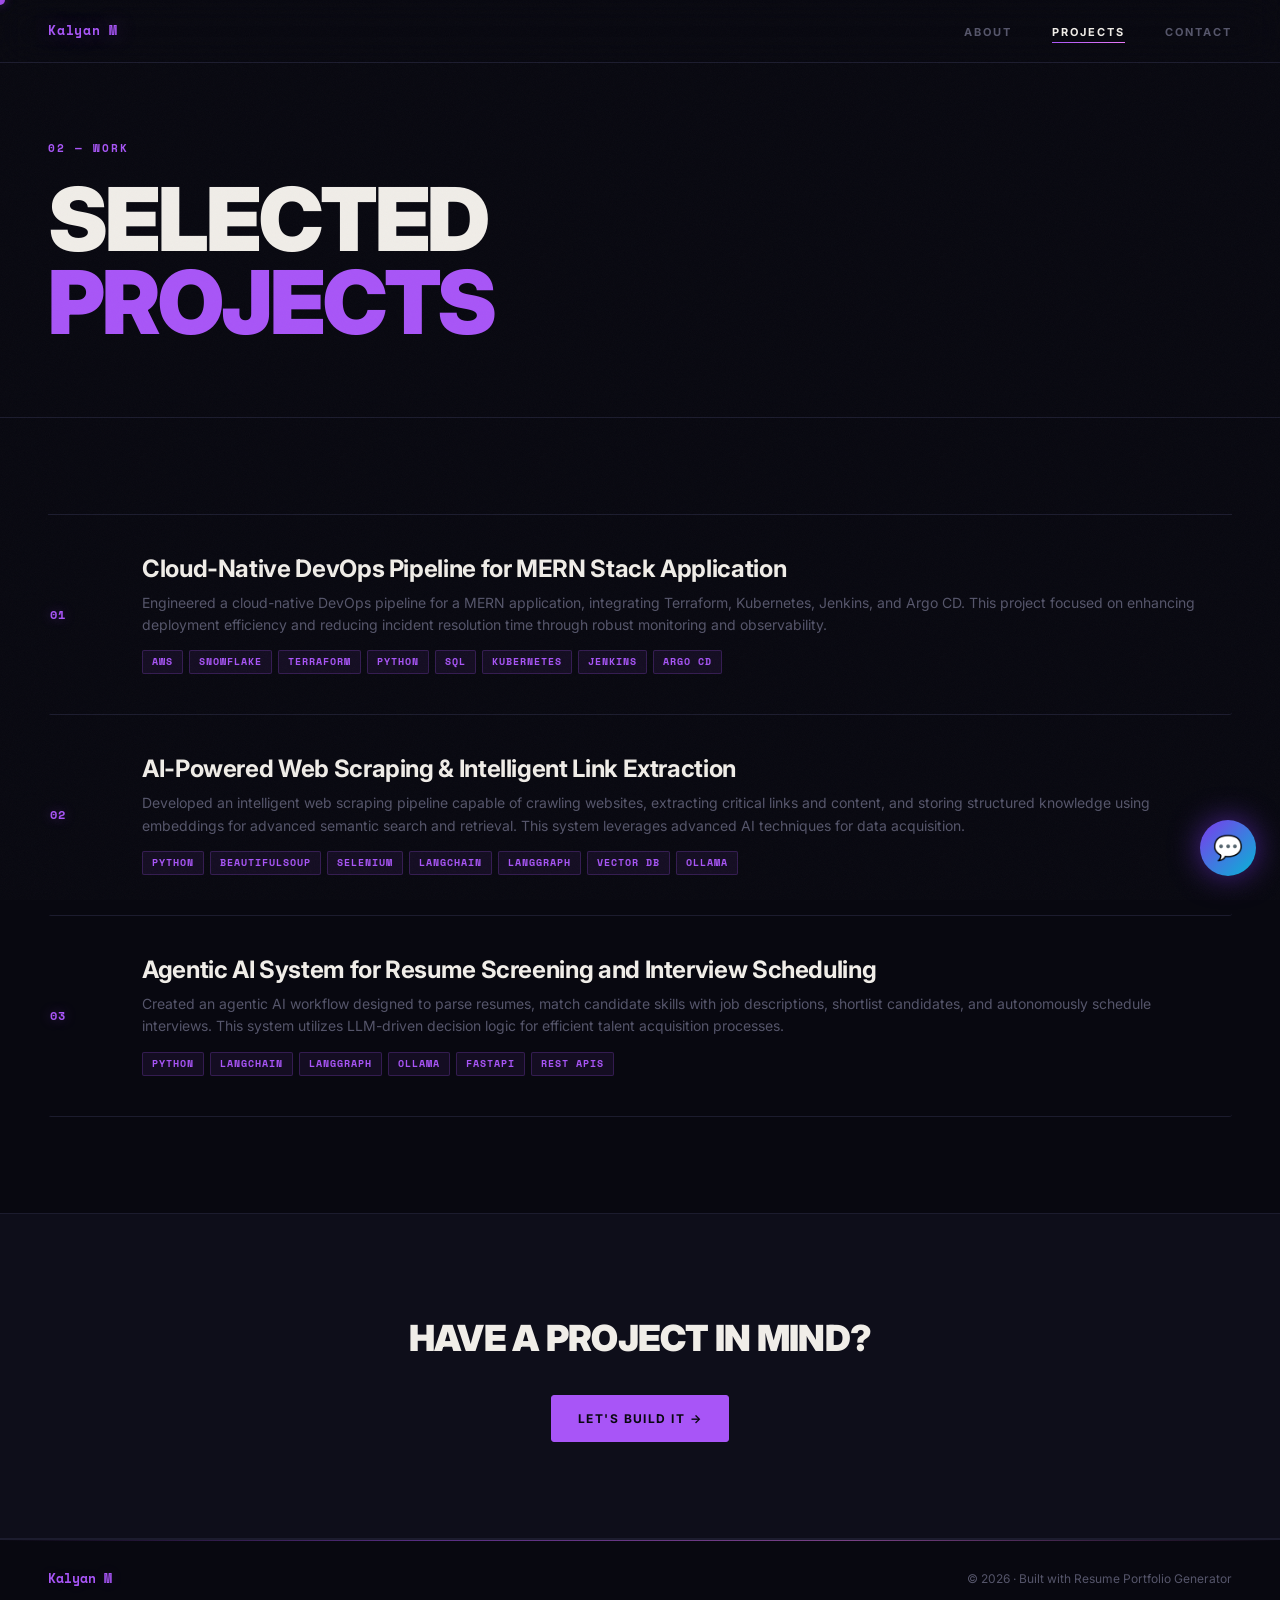
<file: projects.html>
<!DOCTYPE html>
<html lang="en">
<head>
  <meta charset="UTF-8">
  <meta name="viewport" content="width=device-width, initial-scale=1.0">
  <title>Projects — Kalyan M</title>
  <link rel="preconnect" href="https://fonts.googleapis.com">
  <link href="https://fonts.googleapis.com/css2?family=Inter:ital,wght@0,300;0,400;0,700;0,900;1,300&family=Space+Mono:wght@400;700&display=swap" rel="stylesheet">
  <link rel="stylesheet" href="assets/style.css">
</head>
<body>

<div id="cursor"></div>

<nav class="site-nav">
  <a href="index.html" class="nav-logo">Kalyan M</a>
  <ul class="nav-links">
    <li><a href="about.html">About</a></li>
    <li><a href="projects.html">Projects</a></li>
    <li><a href="contact.html">Contact</a></li>
  </ul>
</nav>

<!-- ── Page hero ────────────────────────────── -->
<div style="padding:140px 48px 72px; border-bottom:1px solid var(--border);">
  <div class="hero-enter">
    <p style="font-family:var(--mono);font-size:11px;font-weight:700;letter-spacing:.18em;text-transform:uppercase;color:var(--accent);margin-bottom:20px;">02 — WORK</p>
    <h1 style="font-size:clamp(40px,7vw,88px);font-weight:900;letter-spacing:-.035em;text-transform:uppercase;line-height:.95;">
      Selected<br><em style="font-style:normal;color:var(--accent);">Projects</em>
    </h1>
  </div>
</div>

<!-- ── Projects list ────────────────────────── -->
<section class="section">
  <div class="project-list">
    
        <div class="project-item reveal">
          <span class="project-num">01</span>
          <div class="project-info">
            <h3 class="project-title">Cloud-Native DevOps Pipeline for MERN Stack Application</h3>
            <p class="project-desc">Engineered a cloud-native DevOps pipeline for a MERN application, integrating Terraform, Kubernetes, Jenkins, and Argo CD. This project focused on enhancing deployment efficiency and reducing incident resolution time through robust monitoring and observability.</p>
            <div class="tech-list"><span class="tech-tag">AWS</span><span class="tech-tag">Snowflake</span><span class="tech-tag">Terraform</span><span class="tech-tag">Python</span><span class="tech-tag">SQL</span><span class="tech-tag">Kubernetes</span><span class="tech-tag">Jenkins</span><span class="tech-tag">Argo CD</span></div>
          </div>
          <span></span>
        </div>

        <div class="project-item reveal">
          <span class="project-num">02</span>
          <div class="project-info">
            <h3 class="project-title">AI-Powered Web Scraping & Intelligent Link Extraction</h3>
            <p class="project-desc">Developed an intelligent web scraping pipeline capable of crawling websites, extracting critical links and content, and storing structured knowledge using embeddings for advanced semantic search and retrieval. This system leverages advanced AI techniques for data acquisition.</p>
            <div class="tech-list"><span class="tech-tag">Python</span><span class="tech-tag">BeautifulSoup</span><span class="tech-tag">Selenium</span><span class="tech-tag">LangChain</span><span class="tech-tag">LangGraph</span><span class="tech-tag">Vector DB</span><span class="tech-tag">Ollama</span></div>
          </div>
          <span></span>
        </div>

        <div class="project-item reveal">
          <span class="project-num">03</span>
          <div class="project-info">
            <h3 class="project-title">Agentic AI System for Resume Screening and Interview Scheduling</h3>
            <p class="project-desc">Created an agentic AI workflow designed to parse resumes, match candidate skills with job descriptions, shortlist candidates, and autonomously schedule interviews. This system utilizes LLM-driven decision logic for efficient talent acquisition processes.</p>
            <div class="tech-list"><span class="tech-tag">Python</span><span class="tech-tag">LangChain</span><span class="tech-tag">LangGraph</span><span class="tech-tag">Ollama</span><span class="tech-tag">FastAPI</span><span class="tech-tag">REST APIs</span></div>
          </div>
          <span></span>
        </div>
  </div>
</section>

<!-- ── CTA ──────────────────────────────────── -->
<section class="section section-alt" style="text-align:center;">
  <p class="reveal" style="font-size:clamp(22px,3vw,36px);font-weight:900;letter-spacing:-.02em;text-transform:uppercase;margin-bottom:28px;">
    Have a project in mind?
  </p>
  <a href="contact.html" class="btn btn-primary reveal">Let's Build It →</a>
</section>

<footer>
  <span class="footer-name">Kalyan M</span>
  <span class="footer-copy">© 2026 · Built with Resume Portfolio Generator</span>
</footer>

<script src="assets/script.js"></script>
<script>
window.GEMINI_KEY = "AIzaSyDvXLYUkBC_azEj-3mGD4zgvHCfI0la13k";
window.PORTFOLIO_DATA = {"name": "Kalyan M", "tagline": "AI Engineer | Full Stack Developer | Cloud & DevOps", "about": "I am an AI Engineer and Full Stack Developer with a Master of Science in Data Science from the University at Buffalo, specializing in building intelligent, scalable, and cloud-native applications. My expertise lies in leveraging Generative AI, LLMs, and robust backend development to solve complex business problems and enhance user experiences.\n\nMy journey has involved developing cutting-edge solutions for enterprise clients, including contributing to LLM-powered backend services for document understanding and enterprise Q&A at Charter Communications, and designing AI-enhanced workflows for unstructured data processing at ProITbridge. I am passionate about the intersection of AI and software engineering, constantly exploring new technologies to drive innovation and efficiency.\n\nWith a strong foundation in cloud platforms like AWS and Azure, and proficiency in DevOps practices and tools, I am adept at building, deploying, and managing applications in modern, distributed environments. I am eager to apply my skills and experience to create impactful solutions that push the boundaries of what's possible.", "skills": ["SQL", "Python", "Java", "C/C++", "JavaScript", "R", "LangChain", "OpenAI (GPT)", "Gemini", "AstraDB", "RAG Pipelines", "Prompt Engineering", "Reactjs", "Figma", "Flask", "Azure DevOps", "REST APIs", "MongoDB", "PostgreSQL", "MySQL", "ADLS Gen2", "Azure Databricks", "RabbitMQ", "GridFS", "AWS", "Azure", "Docker", "Kubernetes", "Terraform", "Jenkins", "GitHub Actions", "Argo CD", "Gitlab"], "projects": [{"title": "Cloud-Native DevOps Pipeline for MERN Stack Application", "description": "Engineered a cloud-native DevOps pipeline for a MERN application, integrating Terraform, Kubernetes, Jenkins, and Argo CD. This project focused on enhancing deployment efficiency and reducing incident resolution time through robust monitoring and observability.", "tech": ["AWS", "Snowflake", "Terraform", "Python", "SQL", "Kubernetes", "Jenkins", "Argo CD"], "url": ""}, {"title": "AI-Powered Web Scraping & Intelligent Link Extraction", "description": "Developed an intelligent web scraping pipeline capable of crawling websites, extracting critical links and content, and storing structured knowledge using embeddings for advanced semantic search and retrieval. This system leverages advanced AI techniques for data acquisition.", "tech": ["Python", "BeautifulSoup", "Selenium", "LangChain", "LangGraph", "Vector DB", "Ollama"], "url": ""}, {"title": "Agentic AI System for Resume Screening and Interview Scheduling", "description": "Created an agentic AI workflow designed to parse resumes, match candidate skills with job descriptions, shortlist candidates, and autonomously schedule interviews. This system utilizes LLM-driven decision logic for efficient talent acquisition processes.", "tech": ["Python", "LangChain", "LangGraph", "Ollama", "FastAPI", "REST APIs"], "url": ""}], "experience": [{"company": "Charter Communications", "role": "AI Engineer & Full Stack Developer", "dates": "April 2025 – Present", "bullets": ["Contributed to Spectrum GPT by building LLM-powered backend services using OpenAI, LangChain, and RAG pipelines, enabling advanced document understanding and enterprise Q&A capabilities.", "Developed and enhanced Java and Python microservices, significantly improving CI/CD pipelines, monitoring, and deployment strategies through Jenkins, GitHub Actions, and cloud-native practices."]}, {"company": "ProITbridge", "role": "Software Engineer Intern", "dates": "June 2024 – Dec 2024", "bullets": ["Designed and implemented AI-enhanced backend workflows using Python, LLMs, and vector search to process unstructured data, leading to improved analytics and searchability.", "Built scalable backend services utilizing Flask, MongoDB, and RabbitMQ, and deployed containerized applications efficiently using Docker and Kubernetes."]}, {"company": "Cognizant Technology Solutions", "role": "Full Stack Software Engineer", "dates": "Aug 2021 – Aug 2023", "bullets": ["Developed full-stack applications with React, Spring Boot, PostgreSQL, and RabbitMQ, resulting in enhanced performance, reliability, and system scalability.", "Implemented secure OAuth2 APIs and streamlined deployments using Docker, Kubernetes, Grafana, and Prometheus, leading to improved test coverage and deployment efficiency."]}, {"company": "Cognizant Technology Solutions", "role": "Software Engineer Intern", "dates": "March 2021 – Jun 2021", "bullets": ["Developed responsive frontend features using Angular, React, JavaScript, and TypeScript, improving UI performance and reducing load times.", "Supported CI/CD pipelines and containerized deployments using Docker, which streamlined development workflows and increased deployment speed."]}], "readme_md": "# Kalyan M\n\n## About Me\n\nI am an AI Engineer and Full Stack Developer with a Master of Science in Data Science from the University at Buffalo, specializing in building intelligent, scalable, and cloud-native applications. My expertise lies in leveraging Generative AI, LLMs, and robust backend development to solve complex business problems and enhance user experiences.\n\nMy journey has involved developing cutting-edge solutions for enterprise clients, including contributing to LLM-powered backend services for document understanding and enterprise Q&A at Charter Communications, and designing AI-enhanced workflows for unstructured data processing at ProITbridge. I am passionate about the intersection of AI and software engineering, constantly exploring new technologies to drive innovation and efficiency.\n\nWith a strong foundation in cloud platforms like AWS and Azure, and proficiency in DevOps practices and tools, I am adept at building, deploying, and managing applications in modern, distributed environments. I am eager to apply my skills and experience to create impactful solutions that push the boundaries of what's possible.\n\n## Skills\n\n*   **Programming Languages:** SQL, Python, Java, C/C++, JavaScript, R\n*   **AI & GenAI:** LangChain, OpenAI (GPT), Gemini, AstraDB (Vector DB), RAG Pipelines, Prompt Engineering\n*   **Tools & Frameworks:** Reactjs, Figma, Flask, Azure DevOps, REST APIs\n*   **Databases & Messaging:** MongoDB, PostgreSQL, MySQL, ADLS Gen2, Azure Databricks, RabbitMQ, GridFS\n*   **Cloud & DevOps:** AWS, Azure, Docker, Kubernetes, Terraform, Jenkins, GitHub Actions, Argo CD, Gitlab\n*   **Certifications:** AWS Developer Associate, Azure Data Engineer Associate\n\n## Projects\n\n### Cloud-Native DevOps Pipeline for MERN Stack Application\n\nEngineered a cloud-native DevOps pipeline for a MERN application, integrating Terraform, Kubernetes, Jenkins, and Argo CD. This project focused on enhancing deployment efficiency and reducing incident resolution time through robust monitoring and observability.\n\n*   **Technologies:** AWS, Snowflake, Terraform, Python, SQL, Kubernetes, Jenkins, Argo CD\n\n### AI-Powered Web Scraping & Intelligent Link Extraction\n\nDeveloped an intelligent web scraping pipeline capable of crawling websites, extracting critical links and content, and storing structured knowledge using embeddings for advanced semantic search and retrieval. This system leverages advanced AI techniques for data acquisition.\n\n*   **Technologies:** Python, BeautifulSoup, Selenium, LangChain, LangGraph, Vector DB, Ollama\n\n### Agentic AI System for Resume Screening and Interview Scheduling\n\nCreated an agentic AI workflow designed to parse resumes, match candidate skills with job descriptions, shortlist candidates, and autonomously schedule interviews. This system utilizes LLM-driven decision logic for efficient talent acquisition processes.\n\n*   **Technologies:** Python, LangChain, LangGraph, Ollama, FastAPI, REST APIs\n\n## Experience\n\n### AI Engineer & Full Stack Developer | Charter Communications | April 2025 – Present\n\n*   Contributed to Spectrum GPT by building LLM-powered backend services using OpenAI, LangChain, and RAG pipelines, enabling advanced document understanding and enterprise Q&A capabilities.\n*   Developed and enhanced Java and Python microservices, significantly improving CI/CD pipelines, monitoring, and deployment strategies through Jenkins, GitHub Actions, and cloud-native practices.\n\n### Software Engineer Intern | ProITbridge | June 2024 – Dec 2024\n\n*   Designed and implemented AI-enhanced backend workflows using Python, LLMs, and vector search to process unstructured data, leading to improved analytics and searchability.\n*   Built scalable backend services utilizing Flask, MongoDB, and RabbitMQ, and deployed containerized applications efficiently using Docker and Kubernetes.\n\n### Full Stack Software Engineer | Cognizant Technology Solutions | Aug 2021 – Aug 2023\n\n*   Developed full-stack applications with React, Spring Boot, PostgreSQL, and RabbitMQ, resulting in enhanced performance, reliability, and system scalability.\n*   Implemented secure OAuth2 APIs and streamlined deployments using Docker, Kubernetes, Grafana, and Prometheus, leading to improved test coverage and deployment efficiency.\n\n### Software Engineer Intern | Cognizant Technology Solutions | March 2021 – Jun 2021\n\n*   Developed responsive frontend features using Angular, React, JavaScript, and TypeScript, improving UI performance and reducing load times.\n*   Supported CI/CD pipelines and containerized deployments using Docker, which streamlined development workflows and increased deployment speed.\n\n## Contact\n\n*   **Email:** kmomidi21@gmail.com\n*   **LinkedIn:** [Your LinkedIn Profile URL Here]\n", "linkedin_summary": "As an AI Engineer and Full Stack Developer with a Master's in Data Science, I specialize in building intelligent, scalable, and cloud-native applications. I thrive at the intersection of AI and software engineering, leveraging technologies like LLMs, RAG pipelines, and robust backend development to create innovative solutions. My experience spans developing enterprise-level AI features, optimizing CI/CD pipelines, and deploying containerized applications on major cloud platforms.\n\nI am passionate about transforming complex challenges into efficient and user-centric products. Let's connect to explore how my expertise can contribute to your team's success and drive impactful technological advancements.", "email": "kmomidi21@gmail.com"};
</script>
<script src="assets/chatbot.js"></script>
</body>
</html>
</file>
<file: assets/style.css>
/* ═══════════════════════════════════════════════════════════
   EDITORIAL BOLD — Purple / Violet Edition  2026
   ═══════════════════════════════════════════════════════════ */

@import url('https://fonts.googleapis.com/css2?family=Inter:ital,wght@0,300;0,400;0,700;0,900;1,300&family=Space+Mono:wght@400;700&display=swap');

/* ── Tokens ──────────────────────────────────────────────── */
:root {
  --bg:        #080810;
  --bg2:       #0e0e1a;
  --border:    #1c1c2e;
  --border-h:  #2d2d4a;
  --accent:    #a855f7;
  --accent-d:  #7c3aed;
  --accent-2:  #e879f9;
  --glow:      rgba(168,85,247,.35);
  --glow-soft: rgba(168,85,247,.12);
  --text:      #f0ede8;
  --muted:     #55556a;
  --muted-h:   #9090a8;
  --radius:    3px;
  --mono:      'Space Mono','Courier New',monospace;
  --sans:      'Inter',system-ui,sans-serif;
}

/* ── Reset ───────────────────────────────────────────────── */
*,*::before,*::after{box-sizing:border-box;margin:0;padding:0}
html{scroll-behavior:smooth;font-size:16px}
body{
  font-family:var(--sans);
  background:var(--bg);
  color:var(--text);
  line-height:1.6;
  overflow-x:hidden;
  cursor:none;
}
a{text-decoration:none}
img{max-width:100%;display:block}

/* ── Grain overlay ───────────────────────────────────────── */
body::after{
  content:'';position:fixed;inset:0;z-index:9997;pointer-events:none;
  opacity:.03;
  background-image:url("data:image/svg+xml,%3Csvg xmlns='http://www.w3.org/2000/svg' width='300' height='300'%3E%3Cfilter id='n'%3E%3CfeTurbulence type='fractalNoise' baseFrequency='.85' numOctaves='4' stitchTiles='stitch'/%3E%3C/filter%3E%3Crect width='300' height='300' filter='url(%23n)'/%3E%3C/svg%3E");
  background-size:200px;
}

/* ── Scrollbar ───────────────────────────────────────────── */
::-webkit-scrollbar{width:3px}
::-webkit-scrollbar-track{background:var(--bg)}
::-webkit-scrollbar-thumb{background:linear-gradient(var(--accent),var(--accent-2));border-radius:2px}

/* ── Custom cursor ───────────────────────────────────────── */
#cursor{
  position:fixed;z-index:9999;pointer-events:none;
  width:10px;height:10px;border-radius:50%;
  background:var(--accent);
  transform:translate(-50%,-50%);
  transition:width .18s,height .18s,background .18s,opacity .18s;
  mix-blend-mode:difference;
  box-shadow:0 0 12px var(--glow);
}
#cursor.grow{width:40px;height:40px;background:var(--accent-2)}

/* ── Nav ─────────────────────────────────────────────────── */
.site-nav{
  position:fixed;top:0;left:0;right:0;z-index:100;
  display:flex;align-items:center;justify-content:space-between;
  padding:18px 48px;
  border-bottom:1px solid var(--border);
  background:rgba(8,8,16,.88);
  backdrop-filter:blur(20px);
}
.nav-logo{
  font-family:var(--mono);font-size:13px;font-weight:700;
  color:var(--accent);letter-spacing:.06em;
  text-shadow:0 0 20px var(--glow);
}
.nav-links{display:flex;gap:40px;list-style:none}
.nav-links a{
  font-size:11px;font-weight:700;letter-spacing:.18em;
  text-transform:uppercase;color:var(--muted);
  transition:color .2s;position:relative;
}
.nav-links a::after{
  content:'';position:absolute;left:0;bottom:-4px;right:0;
  height:1px;background:linear-gradient(90deg,var(--accent),var(--accent-2));
  transform:scaleX(0);transform-origin:left;transition:transform .28s;
}
.nav-links a:hover,.nav-links a.active{color:var(--text)}
.nav-links a:hover::after,.nav-links a.active::after{transform:scaleX(1)}

/* ── Hero ────────────────────────────────────────────────── */
.hero{
  min-height:100vh;
  display:flex;flex-direction:column;justify-content:flex-end;
  padding:140px 48px 80px;
  position:relative;overflow:hidden;
  border-bottom:1px solid var(--border);
}

/* Grid lines */
.hero-grid{
  position:absolute;inset:0;z-index:0;pointer-events:none;
  background-image:
    linear-gradient(rgba(168,85,247,.04) 1px,transparent 1px),
    linear-gradient(90deg,rgba(168,85,247,.04) 1px,transparent 1px);
  background-size:72px 72px;
}

/* Floating orbs */
.hero-orb{
  position:absolute;border-radius:50%;pointer-events:none;z-index:0;
  filter:blur(70px);
}
.hero-orb-1{
  width:500px;height:500px;
  background:radial-gradient(circle,rgba(168,85,247,.18),transparent 70%);
  top:-120px;right:-80px;
  animation:orbDrift1 12s ease-in-out infinite;
}
.hero-orb-2{
  width:380px;height:380px;
  background:radial-gradient(circle,rgba(232,121,249,.12),transparent 70%);
  bottom:60px;left:15%;
  animation:orbDrift2 15s ease-in-out infinite;
}
.hero-orb-3{
  width:250px;height:250px;
  background:radial-gradient(circle,rgba(124,58,237,.1),transparent 70%);
  top:30%;left:-60px;
  animation:orbDrift3 10s ease-in-out infinite;
}
@keyframes orbDrift1{0%,100%{transform:translate(0,0) scale(1)}50%{transform:translate(-30px,40px) scale(1.08)}}
@keyframes orbDrift2{0%,100%{transform:translate(0,0) scale(1)}50%{transform:translate(40px,-30px) scale(1.05)}}
@keyframes orbDrift3{0%,100%{transform:translate(0,0)}50%{transform:translate(20px,30px)}}

.hero>*:not(.hero-grid):not(.hero-orb){position:relative;z-index:1}

/* Status pill */
.hero-eyebrow{
  display:inline-flex;align-items:center;gap:10px;
  font-family:var(--mono);font-size:11px;font-weight:700;
  letter-spacing:.2em;text-transform:uppercase;color:var(--accent);
  margin-bottom:28px;
}
.hero-dot{
  position:relative;
  width:8px;height:8px;border-radius:50%;background:var(--accent);
  box-shadow:0 0 8px var(--glow);
  animation:dotBlink 2.5s ease-in-out infinite;
}
.hero-dot::before,.hero-dot::after{
  content:'';position:absolute;inset:-5px;border-radius:50%;
  border:1px solid var(--accent);
  animation:ring 2.5s ease-out infinite;
}
.hero-dot::after{animation-delay:1.25s}
@keyframes dotBlink{0%,100%{opacity:1}50%{opacity:.4}}
@keyframes ring{from{opacity:.7;transform:scale(1)}to{opacity:0;transform:scale(3)}}

/* Hero name — purple shimmer sweep */
.hero-name{
  font-size:clamp(52px,9.5vw,136px);
  font-weight:900;line-height:.92;letter-spacing:-.04em;
  text-transform:uppercase;
  background:linear-gradient(110deg,#f0ede8 0%,#c084fc 28%,#a855f7 44%,#e879f9 56%,#c084fc 72%,#f0ede8 100%);
  background-size:300% auto;
  -webkit-background-clip:text;
  -webkit-text-fill-color:transparent;
  background-clip:text;
  animation:nameShimmer 5s linear infinite;
  margin-bottom:36px;
}
@keyframes nameShimmer{to{background-position:-300% center}}

/* Hero tagline */
.hero-tagline{
  font-size:clamp(15px,2vw,20px);font-weight:300;
  color:var(--muted-h);max-width:520px;line-height:1.65;
  border-left:2px solid var(--accent);padding-left:18px;
  margin-bottom:52px;
  position:relative;
}
.hero-tagline::before{
  content:'';
  position:absolute;left:-1px;top:0;bottom:0;width:2px;
  background:linear-gradient(180deg,var(--accent),var(--accent-2));
  animation:borderGlow 3s ease-in-out infinite;
}
@keyframes borderGlow{
  0%,100%{box-shadow:0 0 6px var(--accent)}
  50%{box-shadow:0 0 16px var(--accent),0 0 32px var(--accent-2)}
}

.hero-actions{display:flex;gap:14px;flex-wrap:wrap}

.hero-corner{
  position:absolute;right:48px;bottom:80px;
  font-family:var(--mono);font-size:10px;letter-spacing:.12em;
  color:var(--muted);writing-mode:vertical-rl;text-transform:uppercase;
}

/* ── Buttons ─────────────────────────────────────────────── */
.btn{
  display:inline-flex;align-items:center;gap:8px;
  padding:13px 26px;font-size:12px;font-weight:700;
  letter-spacing:.12em;text-transform:uppercase;border-radius:var(--radius);
  border:1.5px solid transparent;cursor:none;
  transition:background .22s,color .22s,border-color .22s,box-shadow .22s,transform .15s;
  position:relative;overflow:hidden;
}
/* shimmer sweep on buttons */
.btn::after{
  content:'';position:absolute;inset:0;
  background:linear-gradient(105deg,transparent 40%,rgba(255,255,255,.15) 50%,transparent 60%);
  transform:translateX(-100%);transition:transform .45s;
}
.btn:hover::after{transform:translateX(100%)}

.btn-primary{background:var(--accent);color:#080810;border-color:var(--accent)}
.btn-primary:hover{
  background:transparent;color:var(--accent);
  box-shadow:0 0 24px var(--glow),0 0 48px var(--glow-soft);
}
.btn-ghost{background:transparent;color:var(--text);border-color:var(--border-h)}
.btn-ghost:hover{border-color:var(--accent);color:var(--accent);box-shadow:0 0 16px var(--glow-soft)}
.btn-white{background:#fff;color:var(--accent-d);border-color:#fff}
.btn-white:hover{background:transparent;color:#fff;border-color:rgba(255,255,255,.6)}

/* ── Marquee ─────────────────────────────────────────────── */
.marquee-wrap{
  overflow:hidden;border-bottom:1px solid var(--border);
  padding:16px 0;background:var(--bg2);
  position:relative;
}
.marquee-wrap::before,.marquee-wrap::after{
  content:'';position:absolute;top:0;bottom:0;width:80px;z-index:2;pointer-events:none;
}
.marquee-wrap::before{left:0;background:linear-gradient(90deg,var(--bg2),transparent)}
.marquee-wrap::after{right:0;background:linear-gradient(-90deg,var(--bg2),transparent)}
.marquee-track{
  display:flex;width:max-content;
  animation:marquee 26s linear infinite;
}
.marquee-track:hover{animation-play-state:paused}
@keyframes marquee{from{transform:translateX(0)}to{transform:translateX(-50%)}}
.marquee-item{
  font-family:var(--mono);font-size:11px;font-weight:700;
  letter-spacing:.14em;text-transform:uppercase;color:var(--muted);
  padding:0 26px;transition:color .2s;white-space:nowrap;
}
.marquee-item:hover{color:var(--accent)}
.marquee-sep{color:var(--accent-2);align-self:center;font-size:8px;opacity:.7}

/* ── Section scaffold ────────────────────────────────────── */
.section{padding:96px 48px;border-bottom:1px solid var(--border)}
.section-alt{background:var(--bg2)}

.section-header{display:flex;align-items:baseline;gap:20px;margin-bottom:72px}
.section-num{
  font-family:var(--mono);font-size:11px;font-weight:700;
  letter-spacing:.16em;color:var(--accent);
  background:rgba(168,85,247,.08);border:1px solid rgba(168,85,247,.22);
  padding:4px 10px;border-radius:2px;white-space:nowrap;
  animation:numPulse 4s ease-in-out infinite;
}
@keyframes numPulse{
  0%,100%{box-shadow:0 0 0 0 rgba(168,85,247,0)}
  50%{box-shadow:0 0 0 4px rgba(168,85,247,.1)}
}
.section-title{
  font-size:clamp(30px,4.5vw,56px);font-weight:900;
  letter-spacing:-.025em;text-transform:uppercase;line-height:1;color:var(--text);
}
.section-rule{
  flex:1;height:1px;background:var(--border);margin-bottom:6px;
  transform-origin:left;transition:transform .9s ease;
  transform:scaleX(0);
}
.section-rule.drawn{transform:scaleX(1)}

/* ── About grid ──────────────────────────────────────────── */
.about-grid{display:grid;grid-template-columns:3fr 2fr;gap:80px;align-items:start}
.about-body{font-size:18px;font-weight:300;line-height:1.85;color:var(--muted-h)}
.about-body strong{color:var(--text);font-weight:600}

.stat-list{border-top:1px solid var(--border)}
.stat-row{
  display:flex;justify-content:space-between;align-items:center;
  padding:22px 0;border-bottom:1px solid var(--border);
  transition:padding-left .2s;
}
.stat-row:hover{padding-left:8px}
.stat-label{
  font-size:11px;font-weight:700;letter-spacing:.12em;
  text-transform:uppercase;color:var(--muted);
}
.stat-value{
  font-family:var(--mono);font-size:28px;font-weight:700;
  color:var(--accent);line-height:1;
  text-shadow:0 0 20px var(--glow-soft);
}

/* ── Skills (static badges — marquee / index) ────────────── */
.skills-wrap{display:flex;flex-wrap:wrap;gap:10px}
.badge{
  font-size:11px;font-weight:700;letter-spacing:.1em;text-transform:uppercase;
  color:var(--muted);border:1px solid var(--border);
  padding:8px 18px;border-radius:2px;
  transition:color .2s,border-color .2s,background .2s,transform .2s,box-shadow .2s;
  cursor:default;
  opacity:0;transform:translateY(12px) scale(.95);
}
.badge.badge-visible{opacity:1;transform:none}
.badge:hover{
  color:var(--accent);border-color:rgba(168,85,247,.5);
  background:rgba(168,85,247,.08);transform:translateY(-2px);
  box-shadow:0 4px 20px rgba(168,85,247,.2);
}

/* ── Skills interactive canvas ───────────────────────────── */
.skills-hint{
  font-family:var(--mono);font-size:11px;font-weight:700;
  letter-spacing:.14em;text-transform:uppercase;
  color:var(--muted);margin-bottom:20px;
}
.skills-canvas-wrap{
  width:100%;height:440px;
  border-radius:6px;overflow:hidden;
  border:1px solid var(--border);
  background:var(--bg);position:relative;cursor:none;
}
#skills-canvas{display:block;width:100%;height:100%}

/* ── Projects ────────────────────────────────────────────── */
.project-list{border-top:1px solid var(--border)}
.project-item{
  display:grid;grid-template-columns:56px 1fr auto;
  align-items:center;gap:36px;
  padding:40px 0;
  border-bottom:1px solid var(--border);
  border-left:2px solid transparent;
  transition:border-left-color .3s,padding-left .3s,background .3s,box-shadow .3s;
  border-radius:var(--radius);
}
.project-item:hover{
  border-left-color:var(--accent);
  padding-left:24px;
  background:rgba(168,85,247,.04);
  box-shadow:inset 0 0 40px rgba(168,85,247,.04);
}
.project-num{
  font-family:var(--mono);font-size:12px;font-weight:700;
  letter-spacing:.1em;color:var(--accent);line-height:1;
  text-shadow:0 0 12px var(--glow);
}
.project-info{min-width:0}
.project-title{
  font-size:clamp(17px,2.2vw,24px);font-weight:700;
  letter-spacing:-.015em;line-height:1.2;margin-bottom:8px;color:var(--text);
  transition:color .2s;
}
.project-item:hover .project-title{color:var(--accent)}
.project-desc{font-size:14px;line-height:1.6;color:var(--muted);margin-bottom:14px}
.tech-list{display:flex;flex-wrap:wrap;gap:6px}
.tech-tag{
  font-family:var(--mono);font-size:10px;font-weight:700;
  letter-spacing:.1em;text-transform:uppercase;
  color:var(--accent);background:rgba(168,85,247,.08);
  border:1px solid rgba(168,85,247,.22);padding:3px 9px;border-radius:2px;
  transition:background .2s,box-shadow .2s;
}
.tech-tag:hover{background:rgba(168,85,247,.18);box-shadow:0 0 8px var(--glow-soft)}
.project-link{
  font-size:11px;font-weight:700;letter-spacing:.12em;text-transform:uppercase;
  color:var(--muted);border:1px solid var(--border);
  padding:10px 16px;border-radius:var(--radius);white-space:nowrap;
  transition:color .2s,border-color .2s,box-shadow .2s;
}
.project-link:hover{
  color:var(--accent);border-color:rgba(168,85,247,.45);
  box-shadow:0 0 14px rgba(168,85,247,.25);
}

/* ── Experience ──────────────────────────────────────────── */
.exp-list{border-top:1px solid var(--border)}
.experience-item{
  display:grid;grid-template-columns:220px 1fr;gap:48px;
  padding:52px 0;border-bottom:1px solid var(--border);
  transition:padding-left .25s,border-left-color .25s;
  border-left:2px solid transparent;
}
.experience-item:hover{border-left-color:var(--accent-2);padding-left:20px}
.exp-meta{padding-top:4px}
.exp-company{
  font-family:var(--mono);font-size:13px;font-weight:700;
  color:var(--accent);margin-bottom:6px;letter-spacing:.04em;
  text-shadow:0 0 14px var(--glow-soft);
}
.exp-dates{
  font-size:11px;font-weight:600;letter-spacing:.12em;
  text-transform:uppercase;color:var(--muted);
}
.exp-role{
  font-size:clamp(20px,2.5vw,28px);font-weight:700;
  letter-spacing:-.02em;margin-bottom:20px;color:var(--text);
}
.exp-bullets{list-style:none;display:flex;flex-direction:column;gap:10px}
.exp-bullets li{
  font-size:14px;line-height:1.65;color:var(--muted-h);
  padding-left:20px;position:relative;
}
.exp-bullets li::before{
  content:'→';position:absolute;left:0;
  color:var(--accent);font-size:11px;top:2px;
}

/* ── Contact (inverted — deep purple) ────────────────────── */
.contact-section{
  background:linear-gradient(135deg,#2e1065 0%,#4c1d95 40%,#6d28d9 100%);
  color:#fff;border-bottom:none;position:relative;overflow:hidden;
}
.contact-section::before{
  content:'';position:absolute;inset:0;
  background-image:
    linear-gradient(rgba(255,255,255,.03) 1px,transparent 1px),
    linear-gradient(90deg,rgba(255,255,255,.03) 1px,transparent 1px);
  background-size:64px 64px;pointer-events:none;
}
.contact-section .section-title{color:#fff}
.contact-section .section-num{
  background:rgba(255,255,255,.1);border-color:rgba(255,255,255,.2);color:#fff;
}
.contact-section .section-rule{background:rgba(255,255,255,.2)}

.contact-grid{display:grid;grid-template-columns:1fr 1fr;gap:80px;position:relative;z-index:1}
.contact-lead{
  font-size:clamp(17px,2vw,21px);font-weight:300;
  color:rgba(255,255,255,.75);line-height:1.75;margin-bottom:32px;
}
.contact-email{
  font-family:var(--mono);font-size:15px;font-weight:700;
  color:#fff;letter-spacing:.04em;display:inline-block;
  border-bottom:1px solid rgba(255,255,255,.35);padding-bottom:2px;
  transition:border-color .2s,text-shadow .2s;
}
.contact-email:hover{border-color:#fff;text-shadow:0 0 20px rgba(255,255,255,.5)}

.form{display:flex;flex-direction:column;gap:18px}
.form-row{display:flex;flex-direction:column;gap:6px}
.form-row label{
  font-size:10px;font-weight:700;letter-spacing:.18em;
  text-transform:uppercase;color:rgba(255,255,255,.55);
}
.form-row input,.form-row textarea{
  background:rgba(255,255,255,.08);border:1.5px solid rgba(255,255,255,.15);
  color:#fff;padding:12px 16px;font-size:14px;
  font-family:var(--sans);border-radius:var(--radius);
  outline:none;transition:border-color .2s,background .2s,box-shadow .2s;
}
.form-row input::placeholder,.form-row textarea::placeholder{color:rgba(255,255,255,.35)}
.form-row input:focus,.form-row textarea:focus{
  border-color:rgba(255,255,255,.5);
  background:rgba(255,255,255,.12);
  box-shadow:0 0 20px rgba(168,85,247,.3);
}
.form-row textarea{resize:vertical;min-height:120px}

/* ── Footer ──────────────────────────────────────────────── */
footer{
  padding:28px 48px;
  display:flex;align-items:center;justify-content:space-between;
  flex-wrap:wrap;gap:12px;
  border-top:1px solid var(--border);
  position:relative;
}
footer::before{
  content:'';position:absolute;top:0;left:0;right:0;height:1px;
  background:linear-gradient(90deg,transparent,var(--accent),var(--accent-2),transparent);
  opacity:.5;
}
.footer-name{
  font-family:var(--mono);font-size:13px;font-weight:700;
  color:var(--accent);text-shadow:0 0 14px var(--glow-soft);
}
.footer-copy{font-size:12px;color:var(--muted)}

/* ── Reveal ──────────────────────────────────────────────── */
.reveal{
  opacity:0;transform:translateY(28px);
  transition:opacity .65s ease,transform .65s ease;
}
.reveal.visible{opacity:1;transform:none}

/* ── Responsive ──────────────────────────────────────────── */
@media(max-width:900px){
  .site-nav{padding:16px 24px}
  .hero{padding:130px 24px 64px}
  .hero-corner{display:none}
  .hero-orb-1{width:280px;height:280px}
  .hero-orb-2{display:none}
  .section{padding:72px 24px}
  .about-grid{grid-template-columns:1fr;gap:48px}
  .experience-item{grid-template-columns:1fr;gap:12px}
  .contact-grid{grid-template-columns:1fr;gap:40px}
  .project-item{grid-template-columns:44px 1fr;gap:20px}
  .project-link{display:none}
  footer{padding:24px}
}
@media(max-width:600px){
  .nav-links{gap:24px}
  .hero-actions{flex-direction:column}
  .hero-name{font-size:clamp(40px,13vw,80px)}
}
</file>
